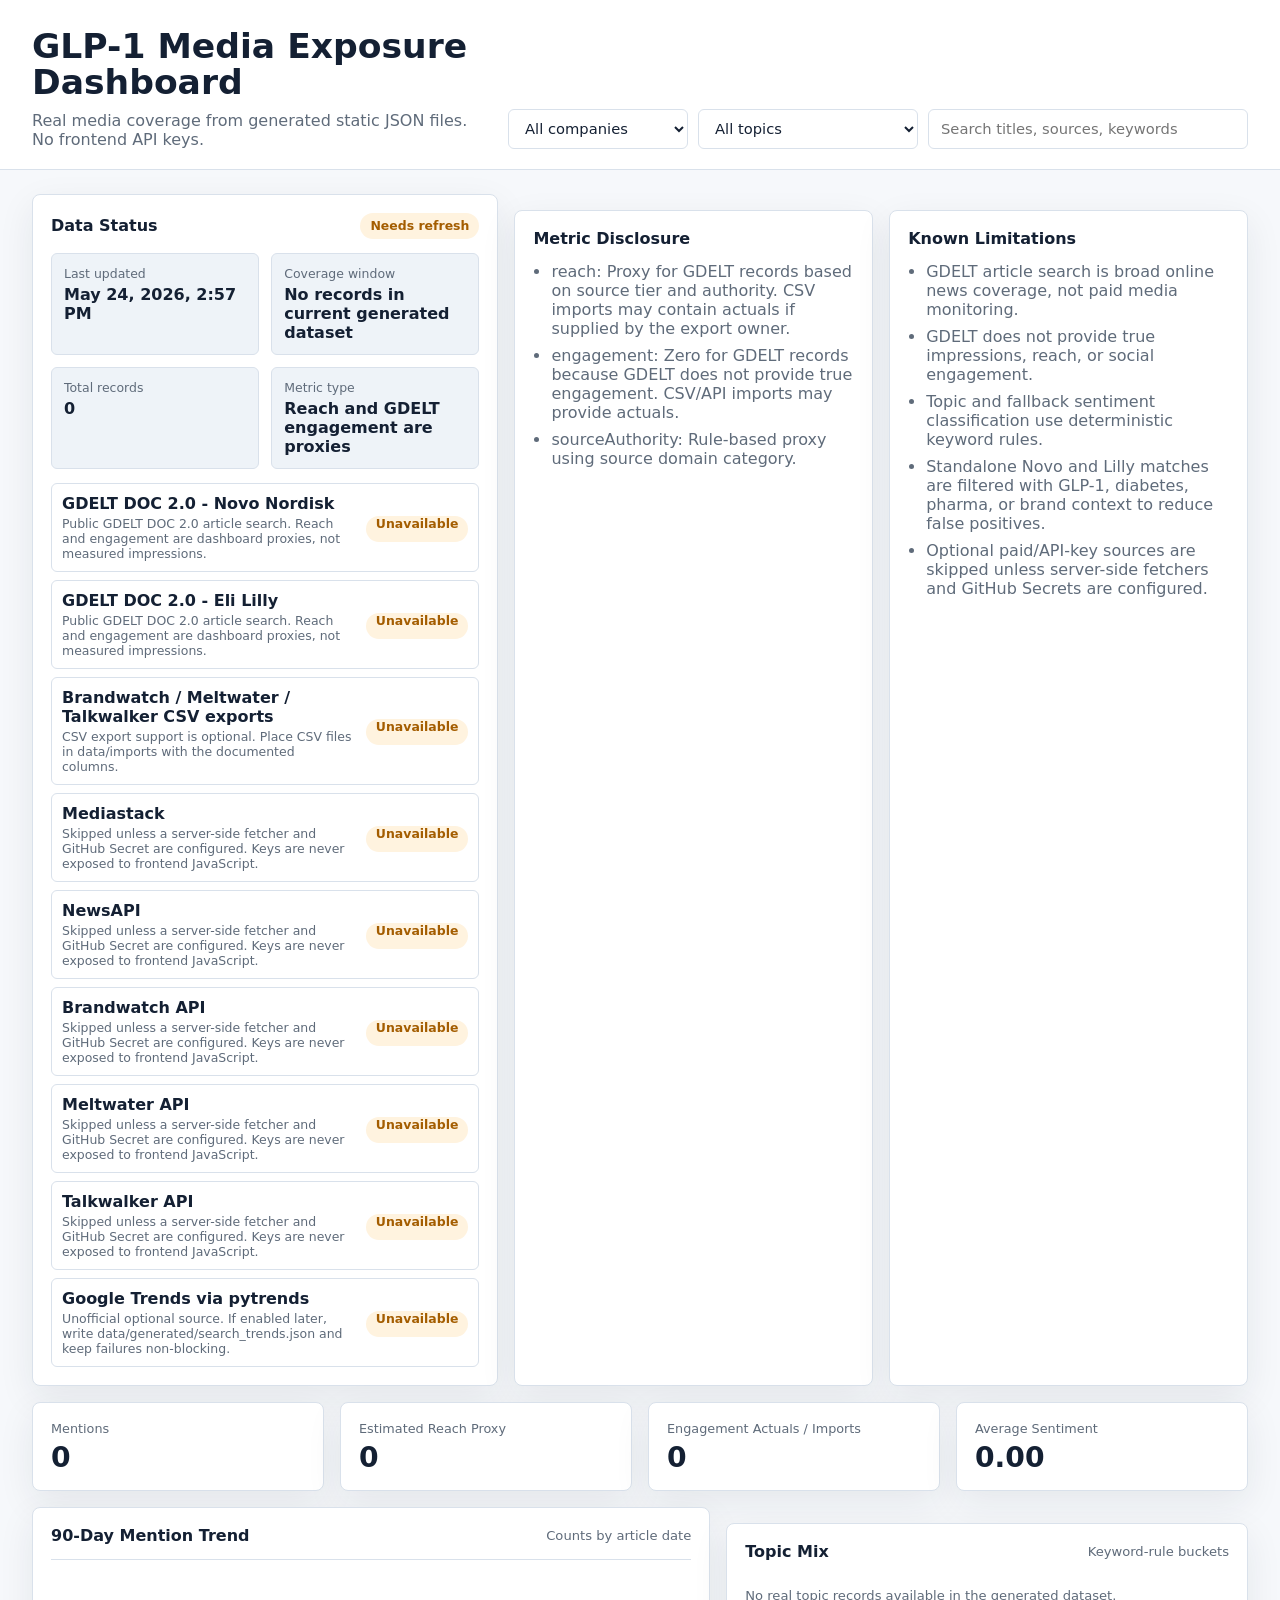
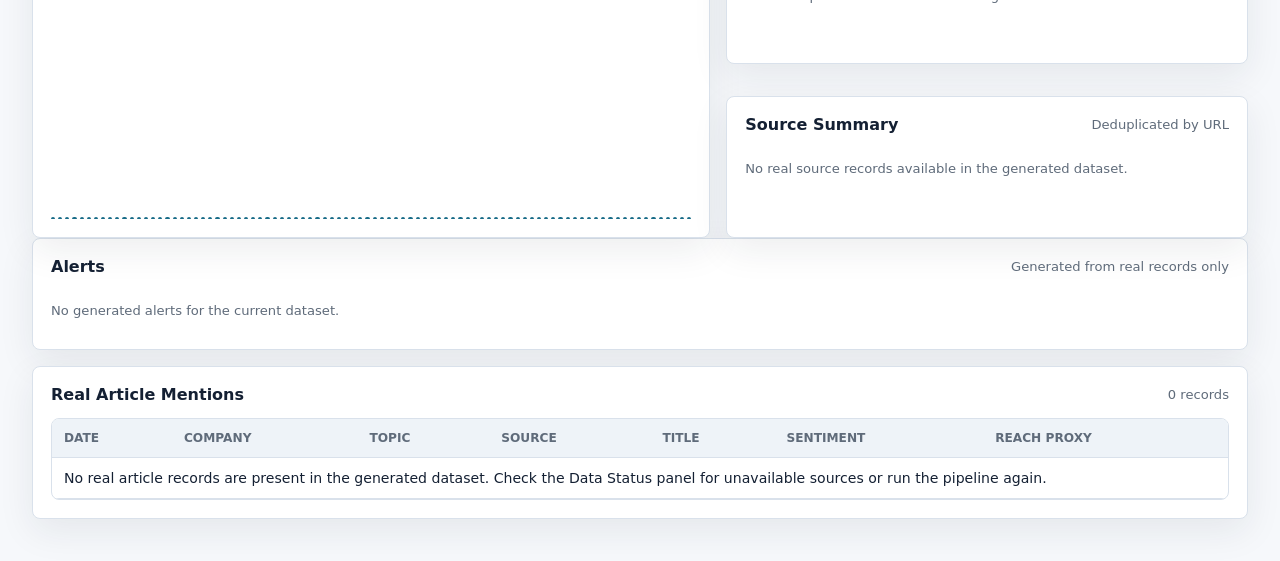
<file: index.html>
<!doctype html>
<html lang="en">
  <head>
    <meta charset="utf-8">
    <meta name="viewport" content="width=device-width, initial-scale=1">
    <title>GLP-1 Media Exposure Dashboard</title>
    <link rel="stylesheet" href="styles.css">
  </head>
  <body>
    <header class="topbar">
      <div>
        <h1>GLP-1 Media Exposure Dashboard</h1>
        <p>Real media coverage from generated static JSON files. No frontend API keys.</p>
      </div>
      <div class="toolbar" aria-label="Dashboard filters">
        <select id="companyFilter" aria-label="Company">
          <option value="All">All companies</option>
          <option value="Novo Nordisk">Novo Nordisk</option>
          <option value="Eli Lilly">Eli Lilly</option>
        </select>
        <select id="topicFilter" aria-label="Topic">
          <option value="All">All topics</option>
        </select>
        <input id="searchInput" type="search" placeholder="Search titles, sources, keywords" aria-label="Search media mentions">
      </div>
    </header>

    <main>
      <section id="emptyState" class="empty-state" hidden>
        <h2>No generated data found</h2>
        <p>No generated data found. Run the GitHub Actions workflow or run scripts/build_dataset.py locally.</p>
      </section>

      <section id="dashboard" hidden>
        <section class="status-grid" aria-label="Data status">
          <article class="panel status-panel">
            <div class="panel-heading">
              <h2>Data Status</h2>
              <span id="freshnessBadge" class="badge neutral">Checking</span>
            </div>
            <dl class="status-list">
              <div><dt>Last updated</dt><dd id="lastUpdated">--</dd></div>
              <div><dt>Coverage window</dt><dd id="coverageWindow">--</dd></div>
              <div><dt>Total records</dt><dd id="recordCount">--</dd></div>
              <div><dt>Metric type</dt><dd>Reach and GDELT engagement are proxies</dd></div>
            </dl>
            <div id="sourceHealth" class="source-health"></div>
          </article>

          <article class="panel">
            <div class="panel-heading">
              <h2>Metric Disclosure</h2>
            </div>
            <ul id="metricDisclosure" class="disclosure-list"></ul>
          </article>

          <article class="panel">
            <div class="panel-heading">
              <h2>Known Limitations</h2>
            </div>
            <ul id="limitations" class="disclosure-list"></ul>
          </article>
        </section>

        <section class="kpi-grid" aria-label="Key metrics">
          <article class="kpi">
            <span>Mentions</span>
            <strong id="kpiMentions">0</strong>
          </article>
          <article class="kpi">
            <span>Estimated Reach Proxy</span>
            <strong id="kpiReach">0</strong>
          </article>
          <article class="kpi">
            <span>Engagement Actuals / Imports</span>
            <strong id="kpiEngagement">0</strong>
          </article>
          <article class="kpi">
            <span>Average Sentiment</span>
            <strong id="kpiSentiment">0.00</strong>
          </article>
        </section>

        <section class="content-grid">
          <article class="panel wide">
            <div class="panel-heading">
              <h2>90-Day Mention Trend</h2>
              <span class="caption">Counts by article date</span>
            </div>
            <div id="timelineChart" class="timeline-chart" role="img" aria-label="Daily mention count bar chart"></div>
          </article>

          <article class="panel">
            <div class="panel-heading">
              <h2>Topic Mix</h2>
              <span class="caption">Keyword-rule buckets</span>
            </div>
            <div id="topicChart" class="bar-list"></div>
          </article>

          <article class="panel">
            <div class="panel-heading">
              <h2>Source Summary</h2>
              <span class="caption">Deduplicated by URL</span>
            </div>
            <div id="sourceSummary" class="source-summary"></div>
          </article>
        </section>

        <section class="panel">
          <div class="panel-heading">
            <h2>Alerts</h2>
            <span class="caption">Generated from real records only</span>
          </div>
          <div id="alerts" class="alerts"></div>
        </section>

        <section class="panel">
          <div class="panel-heading">
            <h2>Real Article Mentions</h2>
            <span id="visibleCount" class="caption">0 records</span>
          </div>
          <div class="table-wrap">
            <table>
              <thead>
                <tr>
                  <th>Date</th>
                  <th>Company</th>
                  <th>Topic</th>
                  <th>Source</th>
                  <th>Title</th>
                  <th>Sentiment</th>
                  <th>Reach Proxy</th>
                </tr>
              </thead>
              <tbody id="mentionsTable"></tbody>
            </table>
          </div>
        </section>
      </section>
    </main>

    <script src="app.js"></script>
  </body>
</html>
</file>
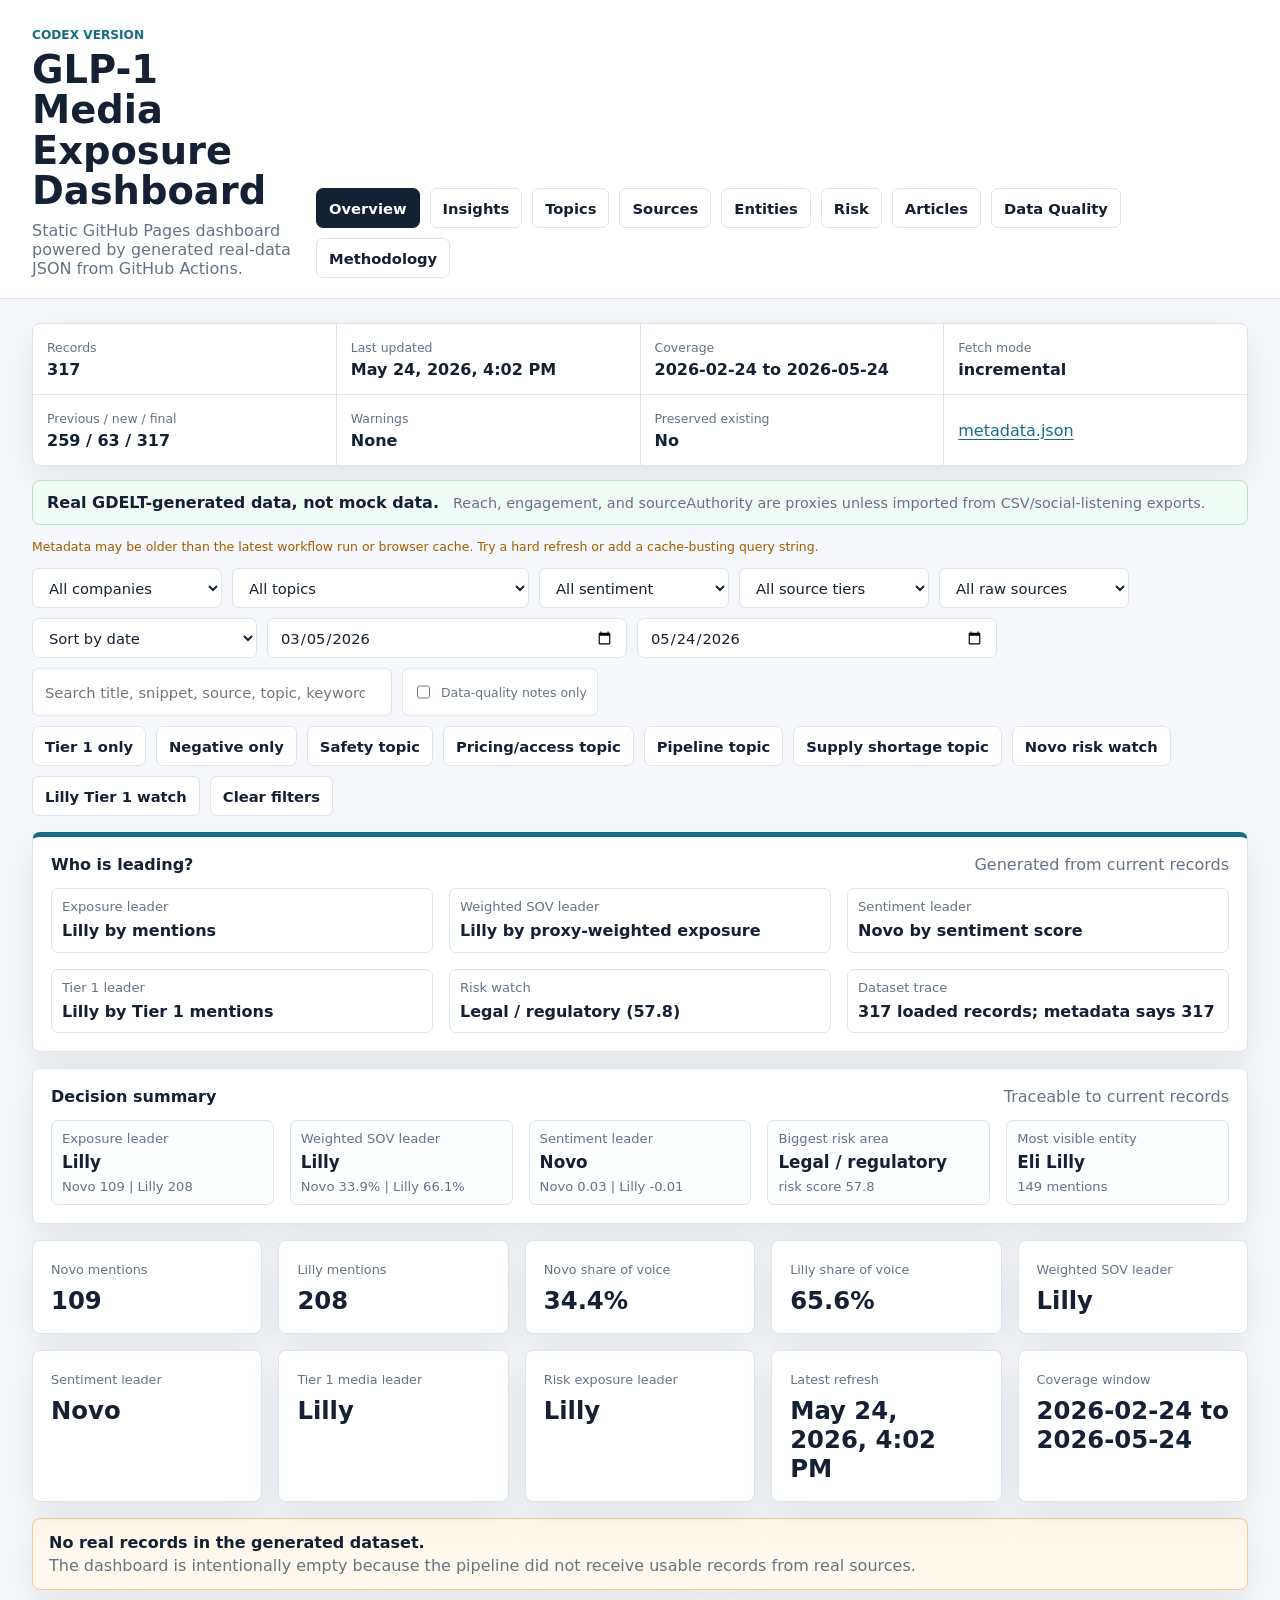
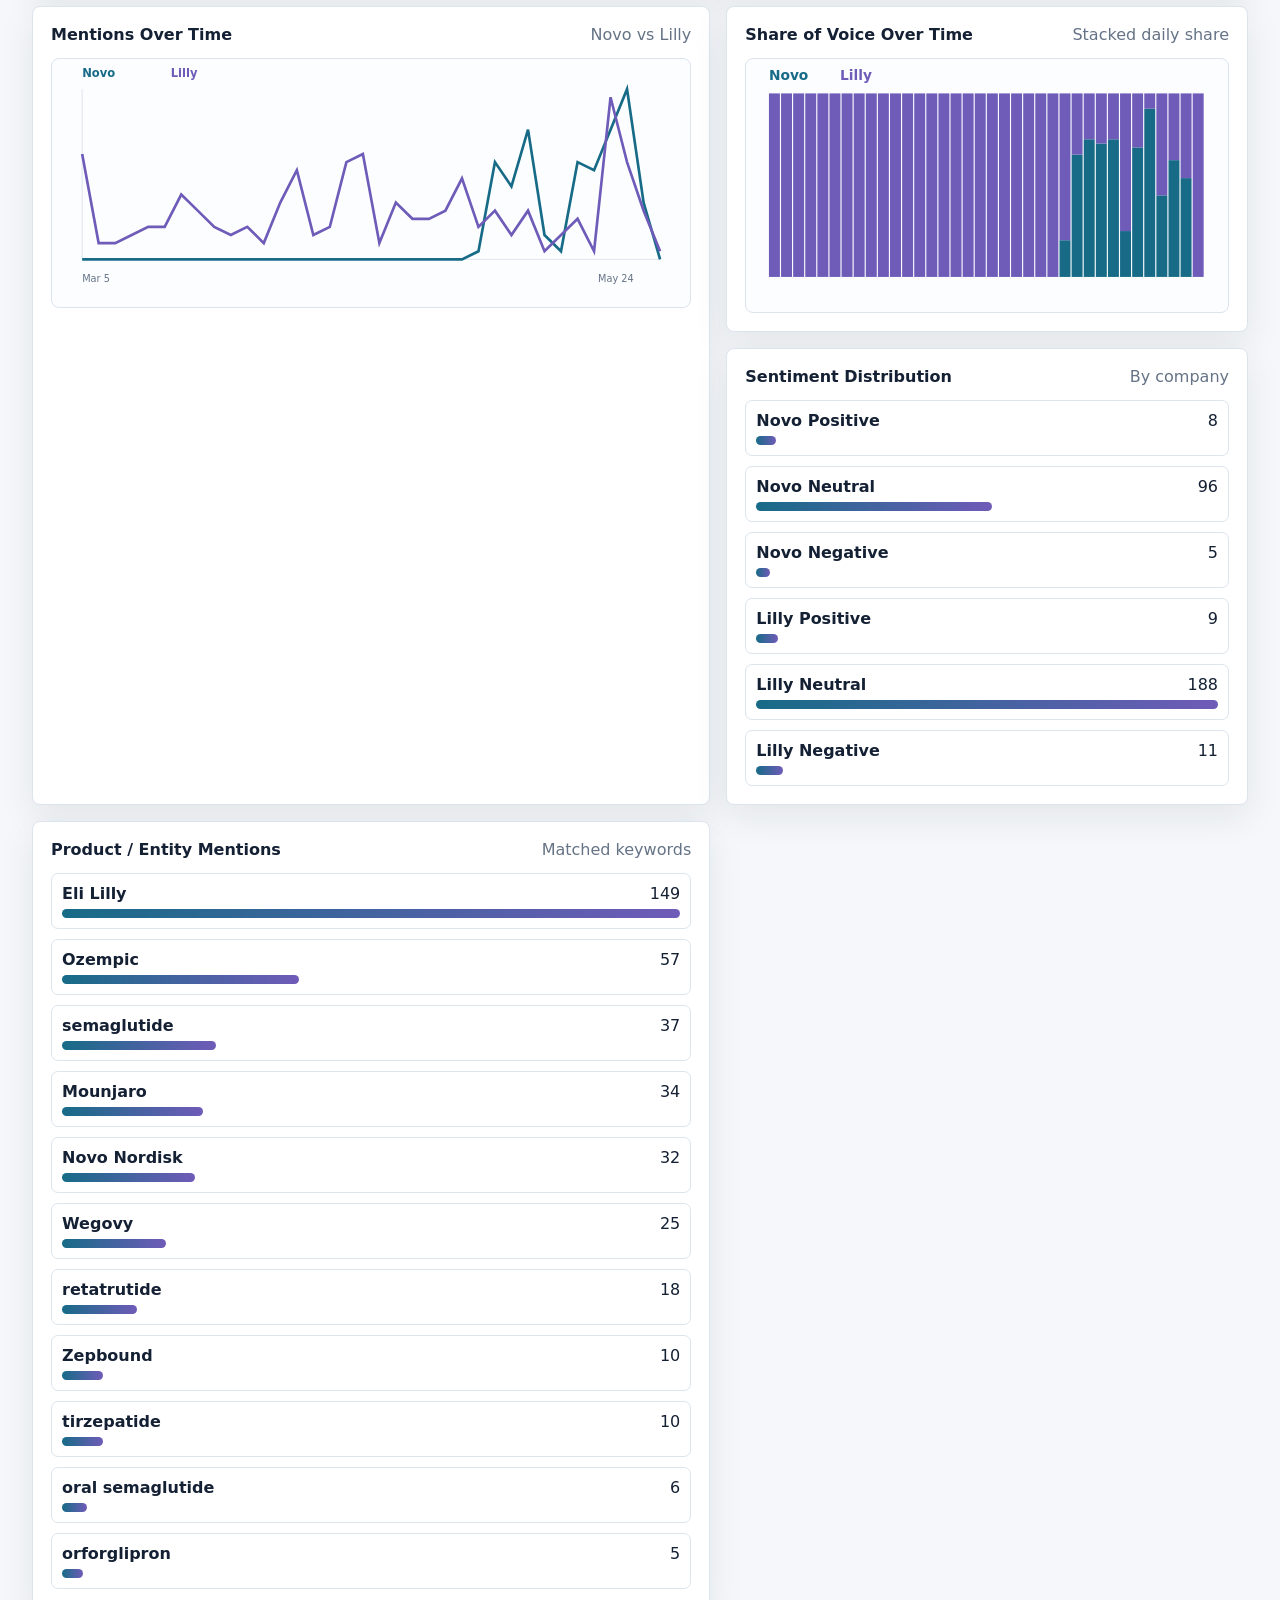
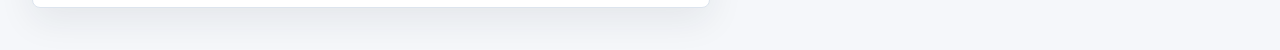
<file: codex-version/index.html>
<!doctype html>
<html lang="en">
  <head>
    <meta charset="utf-8">
    <meta name="viewport" content="width=device-width, initial-scale=1">
    <title>Codex Media Exposure Dashboard</title>
    <link rel="stylesheet" href="./styles.css">
  </head>
  <body>
    <header class="topbar">
      <div>
        <p class="version-label">Codex version</p>
        <h1>GLP-1 Media Exposure Dashboard</h1>
        <p>Static GitHub Pages dashboard powered by generated real-data JSON from GitHub Actions.</p>
      </div>
      <nav class="tabs" aria-label="Dashboard sections">
        <button class="tab active" data-tab="overview">Overview</button>
        <button class="tab" data-tab="insights">Insights</button>
        <button class="tab" data-tab="topics">Topics</button>
        <button class="tab" data-tab="sources">Sources</button>
        <button class="tab" data-tab="entities">Entities</button>
        <button class="tab" data-tab="risk">Risk</button>
        <button class="tab" data-tab="mentions">Articles</button>
        <button class="tab" data-tab="quality">Data Quality</button>
        <button class="tab" data-tab="methodology">Methodology</button>
      </nav>
    </header>

    <main>
      <section id="loadError" class="empty-state" hidden>
        <h2>Data Quality error</h2>
        <p>Generated data files were not loaded. Check the diagnostics panel for the exact file path and error.</p>
      </section>

      <section id="app">
        <section class="freshness-banner" aria-label="Latest run and data freshness">
          <div>
            <span>Records</span>
            <strong id="bannerRecordCount">--</strong>
          </div>
          <div>
            <span>Last updated</span>
            <strong id="bannerLastUpdated">--</strong>
          </div>
          <div>
            <span>Coverage</span>
            <strong id="bannerCoverage">--</strong>
          </div>
          <div>
            <span>Fetch mode</span>
            <strong id="bannerFetchMode">--</strong>
          </div>
          <div>
            <span>Previous / new / final</span>
            <strong id="bannerRunCounts">--</strong>
          </div>
          <div>
            <span>Warnings</span>
            <strong id="bannerWarnings">--</strong>
          </div>
          <div>
            <span>Preserved existing</span>
            <strong id="bannerPreserved">--</strong>
          </div>
          <a href="./data/generated/metadata.json" target="_blank" rel="noopener noreferrer">metadata.json</a>
        </section>
        <section class="trust-strip" aria-label="Data trust disclosures">
          <strong>Real GDELT-generated data, not mock data.</strong>
          <span>Reach, engagement, and sourceAuthority are proxies unless imported from CSV/social-listening exports.</span>
        </section>
        <p id="cacheNote" class="cache-note" hidden>Metadata may be older than the latest workflow run or browser cache. Try a hard refresh or add a cache-busting query string.</p>

        <section class="filters" aria-label="Filters">
          <select id="companyFilter" aria-label="Company">
            <option value="All">All companies</option>
            <option value="Novo Nordisk">Novo Nordisk</option>
            <option value="Eli Lilly">Eli Lilly</option>
          </select>
          <select id="topicFilter" aria-label="Topic">
            <option value="All">All topics</option>
          </select>
          <select id="sentimentFilter" aria-label="Sentiment">
            <option value="All">All sentiment</option>
            <option value="Positive">Positive</option>
            <option value="Neutral">Neutral</option>
            <option value="Negative">Negative</option>
          </select>
          <select id="tierFilter" aria-label="Source tier">
            <option value="All">All source tiers</option>
          </select>
          <select id="rawSourceFilter" aria-label="Raw source">
            <option value="All">All raw sources</option>
          </select>
          <select id="sortSelect" aria-label="Sort articles">
            <option value="date">Sort by date</option>
            <option value="company">Sort by company</option>
            <option value="sourceAuthority">Sort by source authority</option>
            <option value="sentimentScore">Sort by sentiment</option>
            <option value="reach">Sort by reach</option>
            <option value="topic">Sort by topic</option>
          </select>
          <input id="startDateFilter" type="date" aria-label="Start date">
          <input id="endDateFilter" type="date" aria-label="End date">
          <input id="searchInput" type="search" placeholder="Search title, snippet, source, topic, keywords" aria-label="Search mentions">
          <label class="check-filter"><input id="qualityNotesFilter" type="checkbox"> Data-quality notes only</label>
        </section>

        <section class="quick-filters" aria-label="Quick filters">
          <button type="button" class="quick-filter" data-filter="tier1">Tier 1 only</button>
          <button type="button" class="quick-filter" data-filter="negative">Negative only</button>
          <button type="button" class="quick-filter" data-filter="safety">Safety topic</button>
          <button type="button" class="quick-filter" data-filter="pricing">Pricing/access topic</button>
          <button type="button" class="quick-filter" data-filter="pipeline">Pipeline topic</button>
          <button type="button" class="quick-filter" data-filter="supply">Supply shortage topic</button>
          <button type="button" class="quick-filter saved-filter" data-filter="novoRisk">Novo risk watch</button>
          <button type="button" class="quick-filter saved-filter" data-filter="lillyTier1">Lilly Tier 1 watch</button>
          <button type="button" id="clearFilters">Clear filters</button>
        </section>

        <section class="tab-panel" data-panel="overview">
          <section class="panel executive">
            <div class="panel-heading"><h2>Who is leading?</h2><span id="executiveCaveat">Generated from current records</span></div>
            <div id="leaderPanel" class="leader-grid"></div>
          </section>

          <section class="panel decision-summary">
            <div class="panel-heading"><h2>Decision summary</h2><span>Traceable to current records</span></div>
            <div id="decisionSummary" class="decision-grid"></div>
          </section>

          <div class="kpi-grid dense">
            <article class="kpi"><span>Novo mentions</span><strong id="kpiNovoMentions">0</strong></article>
            <article class="kpi"><span>Lilly mentions</span><strong id="kpiLillyMentions">0</strong></article>
            <article class="kpi"><span title="Share of voice = company mentions / total mentions.">Novo share of voice</span><strong id="kpiNovoSov">0%</strong></article>
            <article class="kpi"><span title="Share of voice = company mentions / total mentions.">Lilly share of voice</span><strong id="kpiLillySov">0%</strong></article>
            <article class="kpi"><span title="Weighted SOV = company weightedExposure / total weightedExposure.">Weighted SOV leader</span><strong id="kpiWeightedLeader">--</strong></article>
            <article class="kpi"><span title="Sentiment score = (positive mentions - negative mentions) / total mentions.">Sentiment leader</span><strong id="kpiSentimentLeader">--</strong></article>
            <article class="kpi"><span>Tier 1 media leader</span><strong id="kpiTierLeader">--</strong></article>
            <article class="kpi"><span title="Risk score = mentions + negative x2 + Tier 1 x1.5 + authority / 25.">Risk exposure leader</span><strong id="kpiRiskLeader">--</strong></article>
            <article class="kpi"><span>Latest refresh</span><strong id="kpiRefresh">--</strong></article>
            <article class="kpi"><span>Coverage window</span><strong id="kpiCoverage">--</strong></article>
          </div>

          <div id="zeroState" class="notice" hidden>
            <strong>No real records in the generated dataset.</strong>
            <span>The dashboard is intentionally empty because the pipeline did not receive usable records from real sources.</span>
          </div>

          <section class="grid">
            <article class="panel wide">
              <div class="panel-heading"><h2>Mentions Over Time</h2><span>Novo vs Lilly</span></div>
              <div id="timelineChart" class="svg-chart" role="img" aria-label="Daily mention trend by company"></div>
            </article>
            <article class="panel">
              <div class="panel-heading"><h2>Share of Voice Over Time</h2><span>Stacked daily share</span></div>
              <div id="sovChart" class="svg-chart small-chart" role="img" aria-label="Share of voice over time"></div>
            </article>
            <article class="panel">
              <div class="panel-heading"><h2>Sentiment Distribution</h2><span>By company</span></div>
              <div id="sentimentChart" class="bar-list"></div>
            </article>
            <article class="panel">
              <div class="panel-heading"><h2>Product / Entity Mentions</h2><span>Matched keywords</span></div>
              <div id="entityBarChart" class="bar-list"></div>
            </article>
          </section>
        </section>

        <section class="tab-panel" data-panel="insights" hidden>
          <section class="grid">
            <article class="panel wide">
              <div class="panel-heading"><h2>Rule-Based Narrative Insights</h2><span>No LLM calls</span></div>
              <div id="insightsPanel" class="insight-list"></div>
            </article>
            <article class="panel">
              <div class="panel-heading"><h2>Notable Articles</h2><span>Authority + recency</span></div>
              <div id="notableArticles" class="stack"></div>
            </article>
          </section>
        </section>

        <section class="tab-panel" data-panel="topics" hidden>
          <section class="grid">
            <article class="panel">
              <div class="panel-heading"><h2>Topic x Company Heatmap</h2><span>Mentions by company</span></div>
              <div id="topicHeatmap" class="heatmap"></div>
            </article>
            <article class="panel wide">
              <div class="panel-heading"><h2>Sortable Topic Table</h2><span id="topicTableCount">0 topics</span></div>
              <div class="table-wrap">
                <table>
                  <thead>
                    <tr>
                      <th><button class="sort-topic" data-sort="topic">Topic</button></th>
                      <th><button class="sort-topic" data-sort="novo">Novo mentions</button></th>
                      <th><button class="sort-topic" data-sort="lilly">Lilly mentions</button></th>
                      <th>Leader</th>
                      <th><button class="sort-topic" data-sort="sentiment">Sentiment</button></th>
                      <th><button class="sort-topic" data-sort="risk">Risk score</button></th>
                    </tr>
                  </thead>
                  <tbody id="topicTable"></tbody>
                </table>
              </div>
            </article>
          </section>
        </section>

        <section class="tab-panel" data-panel="sources" hidden>
          <section class="grid">
            <article class="panel wide">
              <div class="panel-heading"><h2>Top 20 Source Domains</h2><span>Authority and mentions</span></div>
              <div class="table-wrap">
                <table>
                  <thead>
                    <tr>
                      <th>Source domain</th>
                      <th>Total mentions</th>
                      <th>Novo mentions</th>
                      <th>Lilly mentions</th>
                      <th>Source tier</th>
                      <th>Source authority</th>
                    </tr>
                  </thead>
                  <tbody id="sourceTable"></tbody>
                </table>
              </div>
            </article>
            <article class="panel">
              <div class="panel-heading"><h2>Source Tier Split</h2><span>Current filters</span></div>
              <div id="tierSplit" class="svg-chart small-chart"></div>
            </article>
          </section>
        </section>

        <section class="tab-panel" data-panel="entities" hidden>
          <section class="grid">
            <article class="panel wide">
              <div class="panel-heading"><h2>Product / Entity Analysis</h2><span>Novo and Lilly product families</span></div>
              <div class="table-wrap">
                <table>
                  <thead>
                    <tr>
                      <th>Entity</th>
                      <th>Company family</th>
                      <th>Mentions</th>
                      <th>Sentiment</th>
                      <th>Top topic</th>
                      <th>Source tier split</th>
                      <th>Latest article</th>
                    </tr>
                  </thead>
                  <tbody id="entityTable"></tbody>
                </table>
              </div>
            </article>
          </section>
        </section>

        <section class="tab-panel" data-panel="risk" hidden>
          <section class="grid">
            <article class="panel wide">
              <div class="panel-heading"><h2>Risk Monitor</h2><span>Safety, access, legal, supply, compounded GLP-1s</span></div>
              <div id="riskCards" class="risk-grid"></div>
            </article>
            <article class="panel">
              <div class="panel-heading"><h2>Risk Score Formula</h2><span>Transparent scoring</span></div>
              <p class="muted">riskScore = total mentions + negative sentiment count x 2 + Tier 1 count x 1.5 + highest sourceAuthority / 25. This is a prioritization signal, not a causal or clinical risk estimate.</p>
            </article>
          </section>
        </section>

        <section class="tab-panel" data-panel="mentions" hidden>
          <article class="panel">
            <div class="panel-heading"><h2>Real Article Mentions</h2><span id="visibleCount">0 records</span></div>
            <div class="table-actions">
              <button type="button" id="exportCsv">Export filtered CSV</button>
              <button type="button" id="exportJson">Export filtered JSON</button>
            </div>
            <div class="table-wrap">
              <table>
                <thead>
                  <tr>
                    <th>Date</th>
                    <th>Company</th>
                    <th>Topic</th>
                    <th>Source</th>
                    <th>Title</th>
                    <th>Sentiment</th>
                    <th>Metrics</th>
                    <th>Detail</th>
                  </tr>
                </thead>
                <tbody id="mentionsTable"></tbody>
              </table>
            </div>
            <div class="pagination">
              <button type="button" id="prevPage">Previous</button>
              <span id="pageStatus">Page 1</span>
              <button type="button" id="nextPage">Next</button>
            </div>
          </article>
          <aside id="articleDrawer" class="drawer" hidden aria-live="polite"></aside>
        </section>

        <section class="tab-panel" data-panel="quality" hidden>
          <section class="quality-grid">
            <article class="panel">
              <div class="panel-heading"><h2>Data Quality</h2><span id="freshnessBadge" class="badge">Checking</span></div>
              <dl class="status-list">
                <div><dt>Last updated</dt><dd id="lastUpdated">--</dd></div>
                <div><dt>Coverage</dt><dd id="coverageWindow">--</dd></div>
                <div><dt>Record count</dt><dd id="recordCount">--</dd></div>
                <div><dt>Version</dt><dd id="version">--</dd></div>
                <div><dt>Source used</dt><dd id="sourceUsed">--</dd></div>
                <div><dt>Query definitions</dt><dd id="queryDefinitions">--</dd></div>
                <div><dt>Sources unavailable</dt><dd id="sourcesUnavailable">--</dd></div>
                <div><dt>Proxy metric fields</dt><dd id="proxyMetricFields">--</dd></div>
                <div><dt>Deduplication method</dt><dd id="dedupeMethod">--</dd></div>
                <div><dt>False-positive handling</dt><dd id="falsePositiveHandling">--</dd></div>
                <div><dt>Generated data validation</dt><dd id="generatedValidation">--</dd></div>
                <div><dt>Dashboard path validation</dt><dd id="pathValidation">--</dd></div>
                <div><dt>Record count check</dt><dd id="recordCountCheck">--</dd></div>
                <div><dt>Project links</dt><dd id="projectLinks">--</dd></div>
              </dl>
            </article>
            <article class="panel">
              <div class="panel-heading"><h2>Data Load Diagnostics</h2><span>Relative JSON paths</span></div>
              <div id="diagnostics" class="diagnostics"></div>
            </article>
            <article class="panel">
              <div class="panel-heading"><h2>Sources</h2><span>Generated metadata</span></div>
              <div id="sourceStatus" class="stack"></div>
            </article>
            <article class="panel">
              <div class="panel-heading"><h2>Proxy Metric Caveat</h2><span>Required disclosure</span></div>
              <p class="muted"><strong>Reach, engagement, and sourceAuthority are proxies unless imported from CSV/social-listening exports.</strong> GDELT does not provide true impressions or social engagement.</p>
              <p><a href="./data/generated/metadata.json" target="_blank" rel="noopener noreferrer">Open metadata.json</a> · <a href="./data/generated/mentions.json" target="_blank" rel="noopener noreferrer">Open mentions.json</a></p>
              <ul id="warnings" class="list"></ul>
            </article>
            <article class="panel">
              <div class="panel-heading"><h2>Alerts</h2><span>Generated</span></div>
              <div id="alerts" class="stack"></div>
            </article>
          </section>
        </section>

        <section class="tab-panel" data-panel="methodology" hidden>
          <section class="quality-grid">
            <article class="panel">
              <div class="panel-heading"><h2>What This Measures</h2><span>GDELT baseline</span></div>
              <p>GDELT is used to collect public web news coverage matching Novo Nordisk, Eli Lilly, and GLP-1 product or molecule terms. It provides article metadata that can support media-exposure monitoring.</p>
              <p class="muted">GDELT does not cover every paid database, broadcast clip, social post, paywalled impression, or paid social-listening export. It should be treated as an auditable public-media baseline.</p>
            </article>
            <article class="panel">
              <div class="panel-heading"><h2>Metrics</h2><span>Plain-English formulas</span></div>
              <ul class="list">
                <li>Share of voice = company mentions / total mentions.</li>
                <li>Weighted SOV uses weightedExposure = 1 + normalizedReach x 0.35 + normalizedEngagement x 0.25 + normalizedSourceAuthority x 0.25 + recencyWeight x 0.15.</li>
                <li>Sentiment score = (positive mentions - negative mentions) / total mentions.</li>
                <li>Reach, engagement, and sourceAuthority are proxies for GDELT records. Engagement is 0 unless imported from CSV or paid tools.</li>
              </ul>
            </article>
            <article class="panel">
              <div class="panel-heading"><h2>Classification</h2><span>Rules, not LLMs</span></div>
              <p>Topic classification uses keyword rules in the Python normalization pipeline. Standalone Novo/Lilly terms require GLP-1, obesity, diabetes, or pharma context to reduce false positives.</p>
              <p>Deduplication uses normalized URL first, then title + date + sourceDomain when URL is missing.</p>
            </article>
            <article class="panel">
              <div class="panel-heading"><h2>Updates and Imports</h2><span>Preserve good data</span></div>
              <p>Scheduled runs are incremental: the pipeline loads existing generated records, fetches only recent GDELT windows, merges, deduplicates, keeps a rolling 90-day window, and preserves old data if a new fetch fails.</p>
              <p>Meltwater, Brandwatch, Talkwalker, or similar exports can be added later by dropping CSV files into <code>codex-version/data/imports/</code> using the documented columns.</p>
            </article>
          </section>
        </section>
      </section>
    </main>

    <script src="./app.js"></script>
  </body>
</html>
</file>
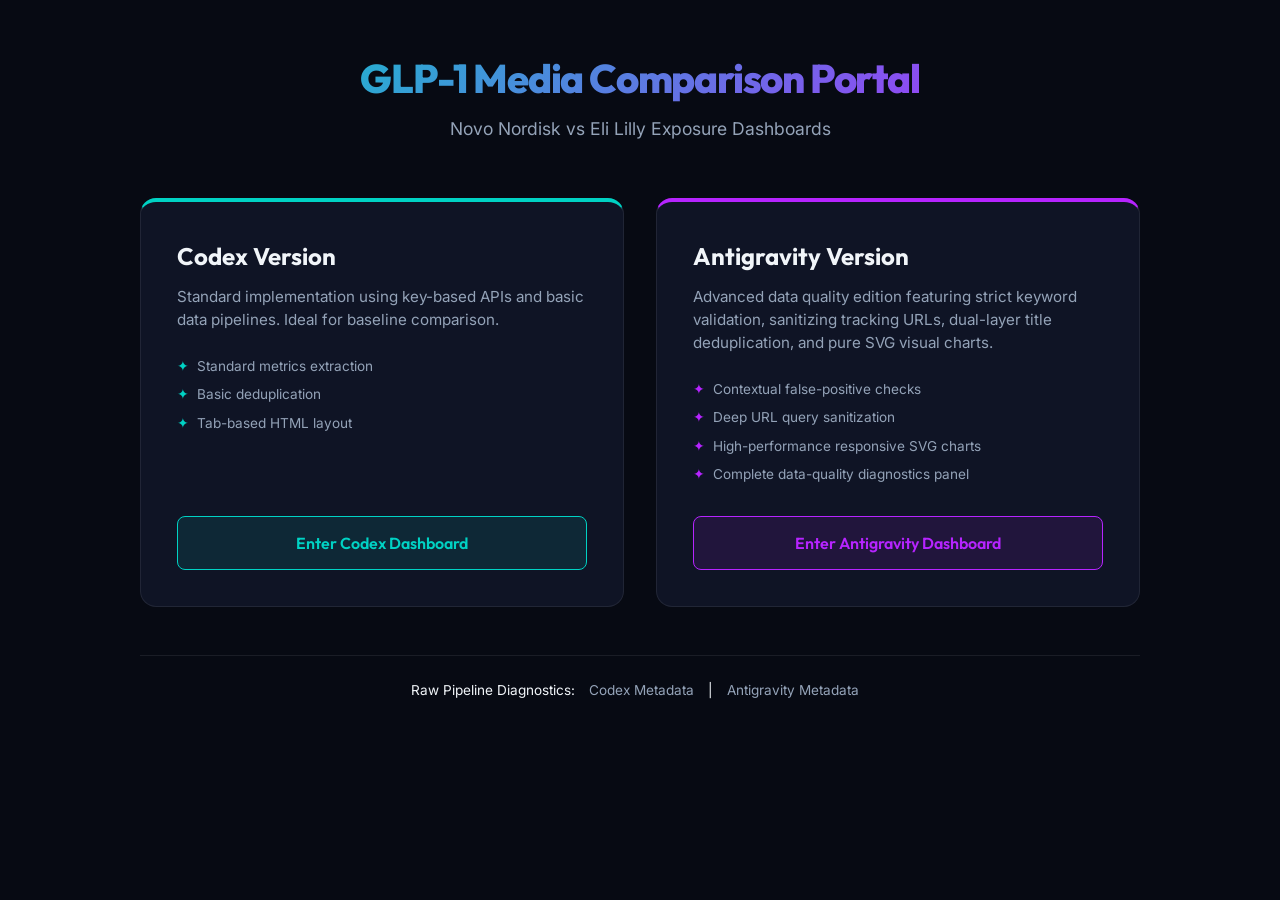
<file: media-dashboard-comparison/index.html>
<!DOCTYPE html>
<html lang="en">
<head>
  <meta charset="UTF-8">
  <meta name="viewport" content="width=device-width, initial-scale=1.0">
  <meta name="description" content="Media Exposure Dashboard Comparison Portal - Novo Nordisk vs Eli Lilly. Review Codex and Antigravity versions side-by-side.">
  <title>GLP-1 Media Exposure Dashboard Comparison Portal</title>
  <link rel="preconnect" href="https://fonts.googleapis.com">
  <link rel="preconnect" href="https://fonts.gstatic.com" crossorigin>
  <link href="https://fonts.googleapis.com/css2?family=Inter:wght@300;400;500;600;700&family=Outfit:wght@400;500;600;700;800&display=swap" rel="stylesheet">
  <style>
    :root {
      --bg-primary: #070a13;
      --bg-secondary: #0d1222;
      --bg-card: rgba(20, 27, 49, 0.65);
      --border-color: rgba(255, 255, 255, 0.08);
      --text-primary: #f1f5f9;
      --text-secondary: #94a3b8;
      --accent-novo: #00d2c4;
      --accent-lilly: #b624ff;
      --font-logo: 'Outfit', sans-serif;
      --font-body: 'Inter', sans-serif;
    }

    * { box-sizing: border-box; margin: 0; padding: 0; }

    body {
      background-color: var(--bg-primary);
      color: var(--text-primary);
      font-family: var(--font-body);
      line-height: 1.5;
      padding: 3rem 1.5rem;
      display: flex;
      flex-direction: column;
      align-items: center;
      min-height: 100vh;
    }

    .container {
      max-width: 1000px;
      width: 100%;
    }

    header {
      text-align: center;
      margin-bottom: 3.5rem;
    }

    header h1 {
      font-family: var(--font-logo);
      font-size: 2.5rem;
      font-weight: 800;
      letter-spacing: -0.03em;
      margin-bottom: 0.5rem;
      background: linear-gradient(135deg, var(--accent-novo), var(--accent-lilly));
      -webkit-background-clip: text;
      -webkit-text-fill-color: transparent;
    }

    header p {
      color: var(--text-secondary);
      font-size: 1.1rem;
    }

    .dashboard-grid {
      display: grid;
      grid-template-columns: 1fr 1fr;
      gap: 2rem;
      margin-bottom: 3rem;
    }

    @media (max-width: 768px) {
      .dashboard-grid { grid-template-columns: 1fr; }
    }

    .portal-card {
      background: var(--bg-card);
      border: 1px solid var(--border-color);
      border-radius: 16px;
      padding: 2.25rem;
      display: flex;
      flex-direction: column;
      justify-content: space-between;
      backdrop-filter: blur(8px);
      transition: all 0.25s cubic-bezier(0.4, 0, 0.2, 1);
    }

    .portal-card:hover {
      transform: translateY(-4px);
      border-color: rgba(255, 255, 255, 0.15);
      box-shadow: 0 12px 24px rgba(0, 0, 0, 0.4);
    }

    .card-title {
      font-family: var(--font-logo);
      font-size: 1.5rem;
      font-weight: 700;
      margin-bottom: 0.75rem;
    }

    .card-novo { border-top: 4px solid var(--accent-novo); }
    .card-lilly { border-top: 4px solid var(--accent-lilly); }

    .card-desc {
      color: var(--text-secondary);
      font-size: 0.95rem;
      margin-bottom: 1.5rem;
      flex-grow: 1;
    }

    .feature-list {
      list-style: none;
      margin-bottom: 2rem;
    }

    .feature-list li {
      font-size: 0.85rem;
      color: var(--text-secondary);
      margin-bottom: 0.5rem;
      display: flex;
      align-items: center;
      gap: 0.5rem;
    }

    .feature-list li::before {
      content: "✦";
      color: var(--accent-novo);
    }

    .card-lilly .feature-list li::before {
      color: var(--accent-lilly);
    }

    .btn {
      display: block;
      text-align: center;
      padding: 0.85rem 1.5rem;
      font-family: var(--font-logo);
      font-size: 1rem;
      font-weight: 600;
      border-radius: 8px;
      text-decoration: none;
      cursor: pointer;
      transition: all 0.2s ease;
    }

    .btn-novo {
      background: rgba(0, 210, 196, 0.1);
      color: var(--accent-novo);
      border: 1px solid var(--accent-novo);
    }

    .btn-novo:hover {
      background: var(--accent-novo);
      color: var(--bg-primary);
      box-shadow: 0 0 15px rgba(0, 210, 196, 0.35);
    }

    .btn-lilly {
      background: rgba(182, 36, 255, 0.1);
      color: var(--accent-lilly);
      border: 1px solid var(--accent-lilly);
    }

    .btn-lilly:hover {
      background: var(--accent-lilly);
      color: var(--text-primary);
      box-shadow: 0 0 15px rgba(182, 36, 255, 0.35);
    }

    .meta-links {
      text-align: center;
      font-size: 0.85rem;
      color: var(--text-muted);
      border-top: 1px solid var(--border-color);
      padding-top: 1.5rem;
      margin-top: 2rem;
    }

    .meta-links a {
      color: var(--text-secondary);
      text-decoration: none;
      margin: 0 10px;
    }

    .meta-links a:hover {
      color: var(--text-primary);
      text-decoration: underline;
    }
  </style>
</head>
<body>
  <div class="container">
    <header>
      <h1>GLP-1 Media Comparison Portal</h1>
      <p>Novo Nordisk vs Eli Lilly Exposure Dashboards</p>
    </header>

    <div class="dashboard-grid">
      <!-- Card: Codex -->
      <div class="portal-card card-novo">
        <div>
          <h2 class="card-title">Codex Version</h2>
          <p class="card-desc">Standard implementation using key-based APIs and basic data pipelines. Ideal for baseline comparison.</p>
          <ul class="feature-list">
            <li>Standard metrics extraction</li>
            <li>Basic deduplication</li>
            <li>Tab-based HTML layout</li>
          </ul>
        </div>
        <a href="./codex/" class="btn btn-novo">Enter Codex Dashboard</a>
      </div>

      <!-- Card: Antigravity -->
      <div class="portal-card card-lilly">
        <div>
          <h2 class="card-title">Antigravity Version</h2>
          <p class="card-desc">Advanced data quality edition featuring strict keyword validation, sanitizing tracking URLs, dual-layer title deduplication, and pure SVG visual charts.</p>
          <ul class="feature-list">
            <li>Contextual false-positive checks</li>
            <li>Deep URL query sanitization</li>
            <li>High-performance responsive SVG charts</li>
            <li>Complete data-quality diagnostics panel</li>
          </ul>
        </div>
        <a href="./antigravity/" class="btn btn-lilly">Enter Antigravity Dashboard</a>
      </div>
    </div>

    <footer class="meta-links">
      <span>Raw Pipeline Diagnostics:</span>
      <a href="./codex/data/generated/metadata.json" target="_blank">Codex Metadata</a>
      <span>|</span>
      <a href="./antigravity/data/generated/metadata.json" target="_blank">Antigravity Metadata</a>
    </footer>
  </div>
</body>
</html>
</file>
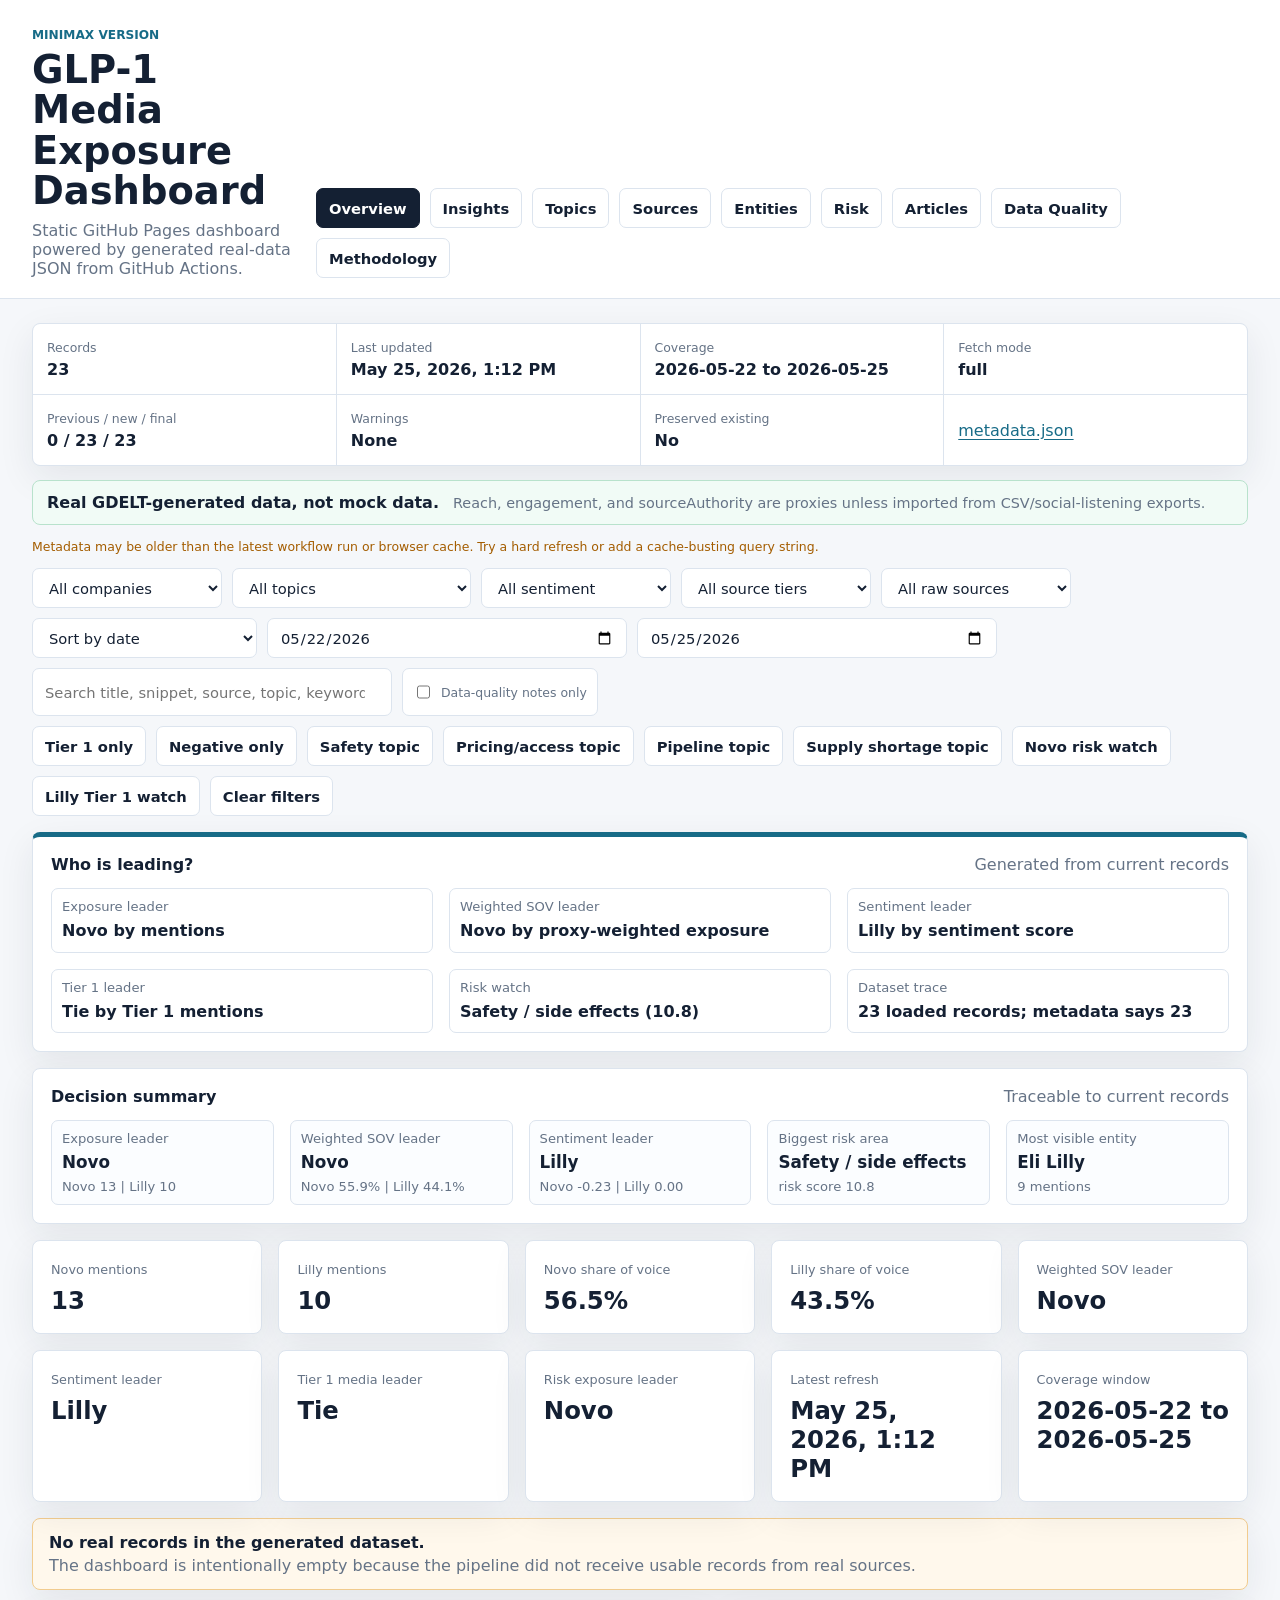
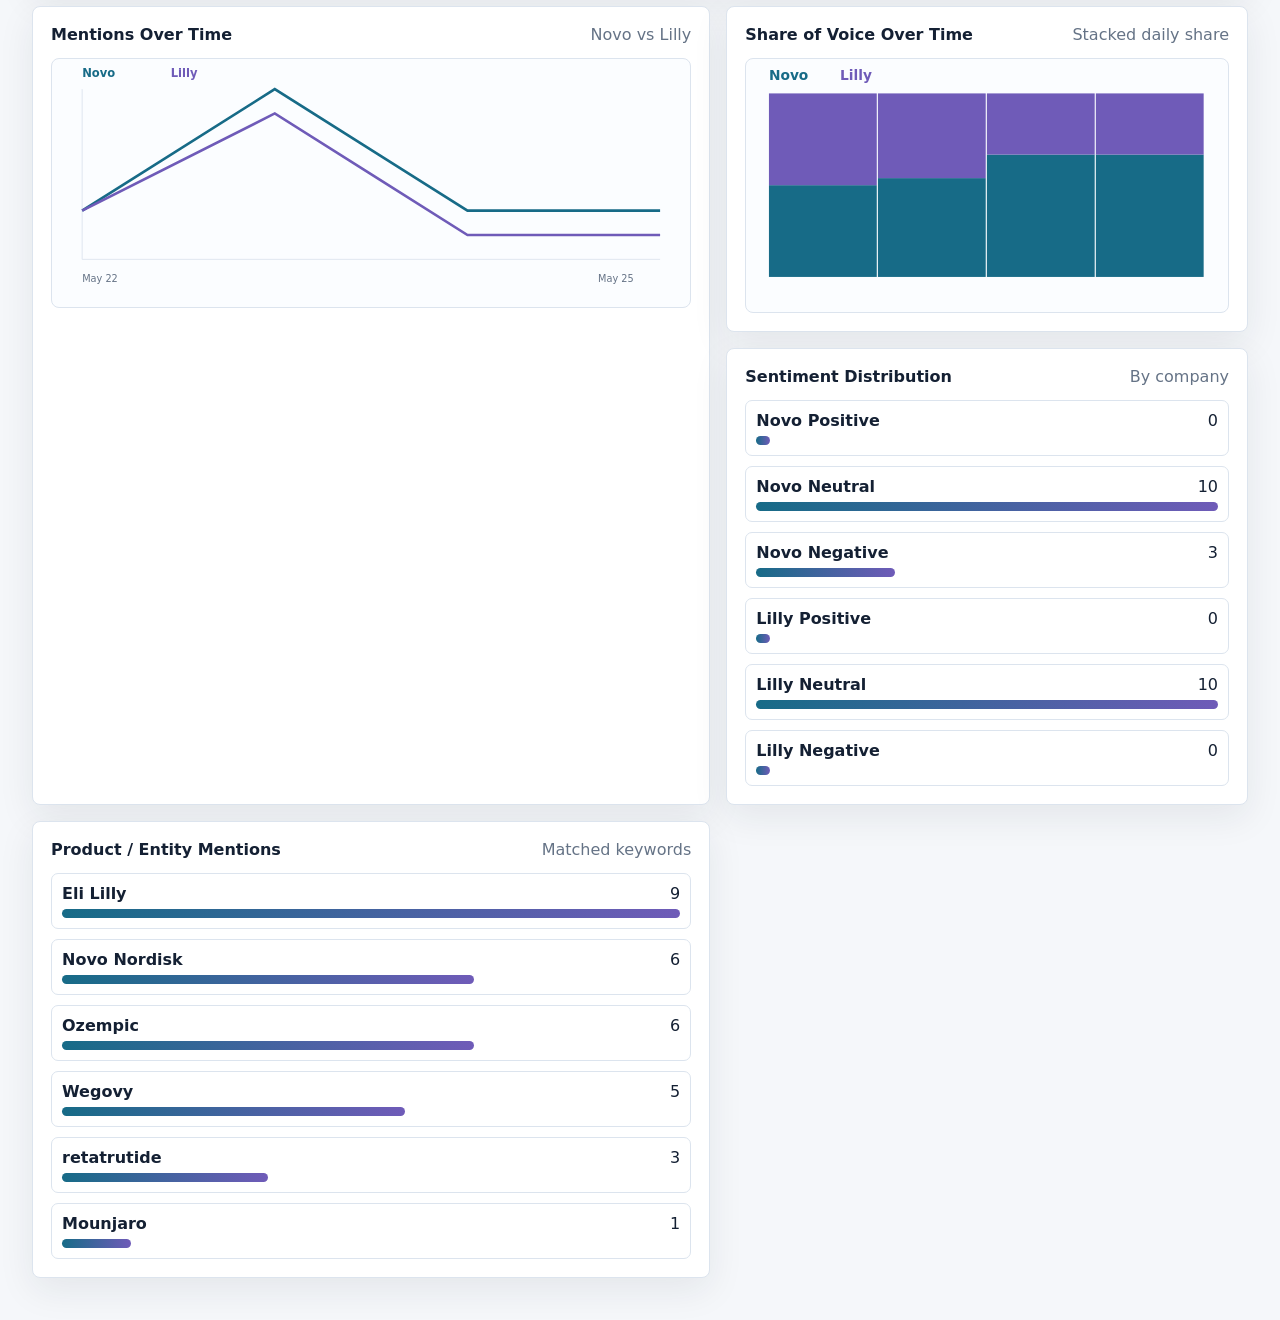
<file: minimax-version/index.html>
<!doctype html>
<html lang="en">
  <head>
    <meta charset="utf-8">
    <meta name="viewport" content="width=device-width, initial-scale=1">
    <title>MiniMax Media Exposure Dashboard</title>
    <link rel="stylesheet" href="./styles.css">
  </head>
  <body>
    <header class="topbar">
      <div>
        <p class="version-label">MiniMax version</p>
        <h1>GLP-1 Media Exposure Dashboard</h1>
        <p>Static GitHub Pages dashboard powered by generated real-data JSON from GitHub Actions.</p>
      </div>
      <nav class="tabs" aria-label="Dashboard sections">
        <button class="tab active" data-tab="overview">Overview</button>
        <button class="tab" data-tab="insights">Insights</button>
        <button class="tab" data-tab="topics">Topics</button>
        <button class="tab" data-tab="sources">Sources</button>
        <button class="tab" data-tab="entities">Entities</button>
        <button class="tab" data-tab="risk">Risk</button>
        <button class="tab" data-tab="mentions">Articles</button>
        <button class="tab" data-tab="quality">Data Quality</button>
        <button class="tab" data-tab="methodology">Methodology</button>
      </nav>
    </header>

    <main>
      <section id="loadError" class="empty-state" hidden>
        <h2>Data Quality Error</h2>
        <p>Generated data files were not loaded. Check the diagnostics panel for the exact file path and error.</p>
      </section>

      <section id="app">
        <section class="freshness-banner" aria-label="Latest run and data freshness">
          <div>
            <span>Records</span>
            <strong id="bannerRecordCount">--</strong>
          </div>
          <div>
            <span>Last updated</span>
            <strong id="bannerLastUpdated">--</strong>
          </div>
          <div>
            <span>Coverage</span>
            <strong id="bannerCoverage">--</strong>
          </div>
          <div>
            <span>Fetch mode</span>
            <strong id="bannerFetchMode">--</strong>
          </div>
          <div>
            <span>Previous / new / final</span>
            <strong id="bannerRunCounts">--</strong>
          </div>
          <div>
            <span>Warnings</span>
            <strong id="bannerWarnings">--</strong>
          </div>
          <div>
            <span>Preserved existing</span>
            <strong id="bannerPreserved">--</strong>
          </div>
          <a href="./data/generated/metadata.json" target="_blank" rel="noopener noreferrer">metadata.json</a>
        </section>
        <section class="trust-strip" aria-label="Data trust disclosures">
          <strong>Real GDELT-generated data, not mock data.</strong>
          <span>Reach, engagement, and sourceAuthority are proxies unless imported from CSV/social-listening exports.</span>
        </section>
        <p id="cacheNote" class="cache-note" hidden>Metadata may be older than the latest workflow run or browser cache. Try a hard refresh or add a cache-busting query string.</p>

        <section class="filters" aria-label="Filters">
          <select id="companyFilter" aria-label="Company">
            <option value="All">All companies</option>
            <option value="Novo Nordisk">Novo Nordisk</option>
            <option value="Eli Lilly">Eli Lilly</option>
          </select>
          <select id="topicFilter" aria-label="Topic">
            <option value="All">All topics</option>
          </select>
          <select id="sentimentFilter" aria-label="Sentiment">
            <option value="All">All sentiment</option>
            <option value="Positive">Positive</option>
            <option value="Neutral">Neutral</option>
            <option value="Negative">Negative</option>
          </select>
          <select id="tierFilter" aria-label="Source tier">
            <option value="All">All source tiers</option>
          </select>
          <select id="rawSourceFilter" aria-label="Raw source">
            <option value="All">All raw sources</option>
          </select>
          <select id="sortSelect" aria-label="Sort articles">
            <option value="date">Sort by date</option>
            <option value="company">Sort by company</option>
            <option value="sourceAuthority">Sort by source authority</option>
            <option value="sentimentScore">Sort by sentiment</option>
            <option value="reach">Sort by reach</option>
            <option value="topic">Sort by topic</option>
          </select>
          <input id="startDateFilter" type="date" aria-label="Start date">
          <input id="endDateFilter" type="date" aria-label="End date">
          <input id="searchInput" type="search" placeholder="Search title, snippet, source, topic, keywords" aria-label="Search mentions">
          <label class="check-filter"><input id="qualityNotesFilter" type="checkbox"> Data-quality notes only</label>
        </section>

        <section class="quick-filters" aria-label="Quick filters">
          <button type="button" class="quick-filter" data-filter="tier1">Tier 1 only</button>
          <button type="button" class="quick-filter" data-filter="negative">Negative only</button>
          <button type="button" class="quick-filter" data-filter="safety">Safety topic</button>
          <button type="button" class="quick-filter" data-filter="pricing">Pricing/access topic</button>
          <button type="button" class="quick-filter" data-filter="pipeline">Pipeline topic</button>
          <button type="button" class="quick-filter" data-filter="supply">Supply shortage topic</button>
          <button type="button" class="quick-filter saved-filter" data-filter="novoRisk">Novo risk watch</button>
          <button type="button" class="quick-filter saved-filter" data-filter="lillyTier1">Lilly Tier 1 watch</button>
          <button type="button" id="clearFilters">Clear filters</button>
        </section>

        <section class="tab-panel" data-panel="overview">
          <section class="panel executive">
            <div class="panel-heading"><h2>Who is leading?</h2><span id="executiveCaveat">Generated from current records</span></div>
            <div id="leaderPanel" class="leader-grid"></div>
          </section>

          <section class="panel decision-summary">
            <div class="panel-heading"><h2>Decision summary</h2><span>Traceable to current records</span></div>
            <div id="decisionSummary" class="decision-grid"></div>
          </section>

          <div class="kpi-grid dense">
            <article class="kpi"><span>Novo mentions</span><strong id="kpiNovoMentions">0</strong></article>
            <article class="kpi"><span>Lilly mentions</span><strong id="kpiLillyMentions">0</strong></article>
            <article class="kpi"><span title="Share of voice = company mentions / total mentions.">Novo share of voice</span><strong id="kpiNovoSov">0%</strong></article>
            <article class="kpi"><span title="Share of voice = company mentions / total mentions.">Lilly share of voice</span><strong id="kpiLillySov">0%</strong></article>
            <article class="kpi"><span title="Weighted SOV = company weightedExposure / total weightedExposure.">Weighted SOV leader</span><strong id="kpiWeightedLeader">--</strong></article>
            <article class="kpi"><span title="Sentiment score = (positive mentions - negative mentions) / total mentions.">Sentiment leader</span><strong id="kpiSentimentLeader">--</strong></article>
            <article class="kpi"><span>Tier 1 media leader</span><strong id="kpiTierLeader">--</strong></article>
            <article class="kpi"><span title="Risk score = mentions + negative x2 + Tier 1 x1.5 + authority / 25.">Risk exposure leader</span><strong id="kpiRiskLeader">--</strong></article>
            <article class="kpi"><span>Latest refresh</span><strong id="kpiRefresh">--</strong></article>
            <article class="kpi"><span>Coverage window</span><strong id="kpiCoverage">--</strong></article>
          </div>

          <div id="zeroState" class="notice" hidden>
            <strong>No real records in the generated dataset.</strong>
            <span>The dashboard is intentionally empty because the pipeline did not receive usable records from real sources.</span>
          </div>

          <section class="grid">
            <article class="panel wide">
              <div class="panel-heading"><h2>Mentions Over Time</h2><span>Novo vs Lilly</span></div>
              <div id="timelineChart" class="svg-chart" role="img" aria-label="Daily mention trend by company"></div>
            </article>
            <article class="panel">
              <div class="panel-heading"><h2>Share of Voice Over Time</h2><span>Stacked daily share</span></div>
              <div id="sovChart" class="svg-chart small-chart" role="img" aria-label="Share of voice over time"></div>
            </article>
            <article class="panel">
              <div class="panel-heading"><h2>Sentiment Distribution</h2><span>By company</span></div>
              <div id="sentimentChart" class="bar-list"></div>
            </article>
            <article class="panel">
              <div class="panel-heading"><h2>Product / Entity Mentions</h2><span>Matched keywords</span></div>
              <div id="entityBarChart" class="bar-list"></div>
            </article>
          </section>
        </section>

        <section class="tab-panel" data-panel="insights" hidden>
          <section class="grid">
            <article class="panel wide">
              <div class="panel-heading"><h2>Rule-Based Narrative Insights</h2><span>No LLM calls</span></div>
              <div id="insightsPanel" class="insight-list"></div>
            </article>
            <article class="panel">
              <div class="panel-heading"><h2>Notable Articles</h2><span>Authority + recency</span></div>
              <div id="notableArticles" class="stack"></div>
            </article>
          </section>
        </section>

        <section class="tab-panel" data-panel="topics" hidden>
          <section class="grid">
            <article class="panel">
              <div class="panel-heading"><h2>Topic x Company Heatmap</h2><span>Mentions by company</span></div>
              <div id="topicHeatmap" class="heatmap"></div>
            </article>
            <article class="panel wide">
              <div class="panel-heading"><h2>Sortable Topic Table</h2><span id="topicTableCount">0 topics</span></div>
              <div class="table-wrap">
                <table>
                  <thead>
                    <tr>
                      <th><button class="sort-topic" data-sort="topic">Topic</button></th>
                      <th><button class="sort-topic" data-sort="novo">Novo mentions</button></th>
                      <th><button class="sort-topic" data-sort="lilly">Lilly mentions</button></th>
                      <th>Leader</th>
                      <th><button class="sort-topic" data-sort="sentiment">Sentiment</button></th>
                      <th><button class="sort-topic" data-sort="risk">Risk score</button></th>
                    </tr>
                  </thead>
                  <tbody id="topicTable"></tbody>
                </table>
              </div>
            </article>
          </section>
        </section>

        <section class="tab-panel" data-panel="sources" hidden>
          <section class="grid">
            <article class="panel wide">
              <div class="panel-heading"><h2>Top 20 Source Domains</h2><span>Authority and mentions</span></div>
              <div class="table-wrap">
                <table>
                  <thead>
                    <tr>
                      <th>Source domain</th>
                      <th>Total mentions</th>
                      <th>Novo mentions</th>
                      <th>Lilly mentions</th>
                      <th>Source tier</th>
                      <th>Source authority</th>
                    </tr>
                  </thead>
                  <tbody id="sourceTable"></tbody>
                </table>
              </div>
            </article>
            <article class="panel">
              <div class="panel-heading"><h2>Source Tier Split</h2><span>Current filters</span></div>
              <div id="tierSplit" class="svg-chart small-chart"></div>
            </article>
          </section>
        </section>

        <section class="tab-panel" data-panel="entities" hidden>
          <section class="grid">
            <article class="panel wide">
              <div class="panel-heading"><h2>Product / Entity Analysis</h2><span>Novo and Lilly product families</span></div>
              <div class="table-wrap">
                <table>
                  <thead>
                    <tr>
                      <th>Entity</th>
                      <th>Company family</th>
                      <th>Mentions</th>
                      <th>Sentiment</th>
                      <th>Top topic</th>
                      <th>Source tier split</th>
                      <th>Latest article</th>
                    </tr>
                  </thead>
                  <tbody id="entityTable"></tbody>
                </table>
              </div>
            </article>
          </section>
        </section>

        <section class="tab-panel" data-panel="risk" hidden>
          <section class="grid">
            <article class="panel wide">
              <div class="panel-heading"><h2>Risk Monitor</h2><span>Safety, access, legal, supply, compounded GLP-1s</span></div>
              <div id="riskCards" class="risk-grid"></div>
            </article>
            <article class="panel">
              <div class="panel-heading"><h2>Risk Score Formula</h2><span>Transparent scoring</span></div>
              <p class="muted">riskScore = total mentions + negative sentiment count x 2 + Tier 1 count x 1.5 + highest sourceAuthority / 25. This is a prioritization signal, not a causal or clinical risk estimate.</p>
            </article>
          </section>
        </section>

        <section class="tab-panel" data-panel="mentions" hidden>
          <article class="panel">
            <div class="panel-heading"><h2>Real Article Mentions</h2><span id="visibleCount">0 records</span></div>
            <div class="table-actions">
              <button type="button" id="exportCsv">Export filtered CSV</button>
              <button type="button" id="exportJson">Export filtered JSON</button>
            </div>
            <div class="table-wrap">
              <table>
                <thead>
                  <tr>
                    <th>Date</th>
                    <th>Company</th>
                    <th>Topic</th>
                    <th>Source</th>
                    <th>Title</th>
                    <th>Sentiment</th>
                    <th>Metrics</th>
                    <th>Detail</th>
                  </tr>
                </thead>
                <tbody id="mentionsTable"></tbody>
              </table>
            </div>
            <div class="pagination">
              <button type="button" id="prevPage">Previous</button>
              <span id="pageStatus">Page 1</span>
              <button type="button" id="nextPage">Next</button>
            </div>
          </article>
          <aside id="articleDrawer" class="drawer" hidden aria-live="polite"></aside>
        </section>

        <section class="tab-panel" data-panel="quality" hidden>
          <section class="quality-grid">
            <article class="panel">
              <div class="panel-heading"><h2>Data Quality</h2><span id="freshnessBadge" class="badge">Checking</span></div>
              <dl class="status-list">
                <div><dt>Last updated</dt><dd id="lastUpdated">--</dd></div>
                <div><dt>Coverage</dt><dd id="coverageWindow">--</dd></div>
                <div><dt>Record count</dt><dd id="recordCount">--</dd></div>
                <div><dt>Version</dt><dd id="version">--</dd></div>
                <div><dt>Source used</dt><dd id="sourceUsed">--</dd></div>
                <div><dt>Query definitions</dt><dd id="queryDefinitions">--</dd></div>
                <div><dt>Sources unavailable</dt><dd id="sourcesUnavailable">--</dd></div>
                <div><dt>Proxy metric fields</dt><dd id="proxyMetricFields">--</dd></div>
                <div><dt>Deduplication method</dt><dd id="dedupeMethod">--</dd></div>
                <div><dt>False-positive handling</dt><dd id="falsePositiveHandling">--</dd></div>
                <div><dt>Generated data validation</dt><dd id="generatedValidation">--</dd></div>
                <div><dt>Dashboard path validation</dt><dd id="pathValidation">--</dd></div>
                <div><dt>Record count check</dt><dd id="recordCountCheck">--</dd></div>
                <div><dt>Project links</dt><dd id="projectLinks">--</dd></div>
              </dl>
            </article>
            <article class="panel">
              <div class="panel-heading"><h2>Data Load Diagnostics</h2><span>Relative JSON paths</span></div>
              <div id="diagnostics" class="diagnostics"></div>
            </article>
            <article class="panel">
              <div class="panel-heading"><h2>Sources</h2><span>Generated metadata</span></div>
              <div id="sourceStatus" class="stack"></div>
            </article>
            <article class="panel">
              <div class="panel-heading"><h2>Proxy Metric Caveat</h2><span>Required disclosure</span></div>
              <p class="muted"><strong>Reach, engagement, and sourceAuthority are proxies unless imported from CSV/social-listening exports.</strong> GDELT does not provide true impressions or social engagement.</p>
              <p><a href="./data/generated/metadata.json" target="_blank" rel="noopener noreferrer">Open metadata.json</a> · <a href="./data/generated/mentions.json" target="_blank" rel="noopener noreferrer">Open mentions.json</a></p>
              <ul id="warnings" class="list"></ul>
            </article>
            <article class="panel">
              <div class="panel-heading"><h2>Alerts</h2><span>Generated</span></div>
              <div id="alerts" class="stack"></div>
            </article>
          </section>
        </section>

        <section class="tab-panel" data-panel="methodology" hidden>
          <section class="quality-grid">
            <article class="panel">
              <div class="panel-heading"><h2>What This Measures</h2><span>GDELT baseline</span></div>
              <p>GDELT is used to collect public web news coverage matching Novo Nordisk, Eli Lilly, and GLP-1 product or molecule terms. It provides article metadata that can support media-exposure monitoring.</p>
              <p class="muted">GDELT does not cover every paid database, broadcast clip, social post, paywalled impression, or paid social-listening export. It should be treated as an auditable public-media baseline.</p>
            </article>
            <article class="panel">
              <div class="panel-heading"><h2>Metrics</h2><span>Plain-English formulas</span></div>
              <ul class="list">
                <li>Share of voice = company mentions / total mentions.</li>
                <li>Weighted SOV uses weightedExposure = 1 + normalizedReach x 0.35 + normalizedEngagement x 0.25 + normalizedSourceAuthority x 0.25 + recencyWeight x 0.15.</li>
                <li>Sentiment score = (positive mentions - negative mentions) / total mentions.</li>
                <li>Reach, engagement, and sourceAuthority are proxies for GDELT records. Engagement is 0 unless imported from CSV or paid tools.</li>
              </ul>
            </article>
            <article class="panel">
              <div class="panel-heading"><h2>Classification</h2><span>Rules, not LLMs</span></div>
              <p>Topic classification uses keyword rules in the Python normalization pipeline. Standalone Novo/Lilly terms require GLP-1, obesity, diabetes, or pharma context to reduce false positives.</p>
              <p>Deduplication uses normalized URL first, then title + date + sourceDomain when URL is missing.</p>
            </article>
            <article class="panel">
              <div class="panel-heading"><h2>Updates and Imports</h2><span>Preserve good data</span></div>
              <p>Scheduled runs are incremental: the pipeline loads existing generated records, fetches only recent GDELT windows, merges, deduplicates, keeps a rolling window, and preserves old data if a new fetch fails.</p>
              <p>Meltwater, Brandwatch, Talkwalker, or similar exports can be added later by dropping CSV files into <code>minimax-version/data/imports/</code> using the documented columns.</p>
            </article>
            <article class="panel">
              <div class="panel-heading"><h2>MiniMax vs Codex / Kimi / Claude</h2><span>Implementation comparison</span></div>
              <p>This is the <strong>MiniMax</strong> implementation of the GLP-1 media exposure dashboard. Compare with other versions:</p>
              <ul class="list">
                <li><a href="https://timkok.github.io/important-change-the-dashboard-must-use/codex-version/" target="_blank" rel="noopener noreferrer">Codex version</a></li>
                <li><a href="https://timkok.github.io/important-change-the-dashboard-must-use/kimi-version/" target="_blank" rel="noopener noreferrer">Kimi version</a> (if available)</li>
                <li><a href="https://timkok.github.io/important-change-the-dashboard-must-use/claude-version/" target="_blank" rel="noopener noreferrer">Claude version</a> (if available)</li>
              </ul>
              <p class="muted">Each version was built independently with the same data schema and GDELT pipeline. Differences reflect implementation choices of each AI system.</p>
            </article>
          </section>
        </section>
      </section>
    </main>

    <script src="./app.js"></script>
  </body>
</html>
</file>
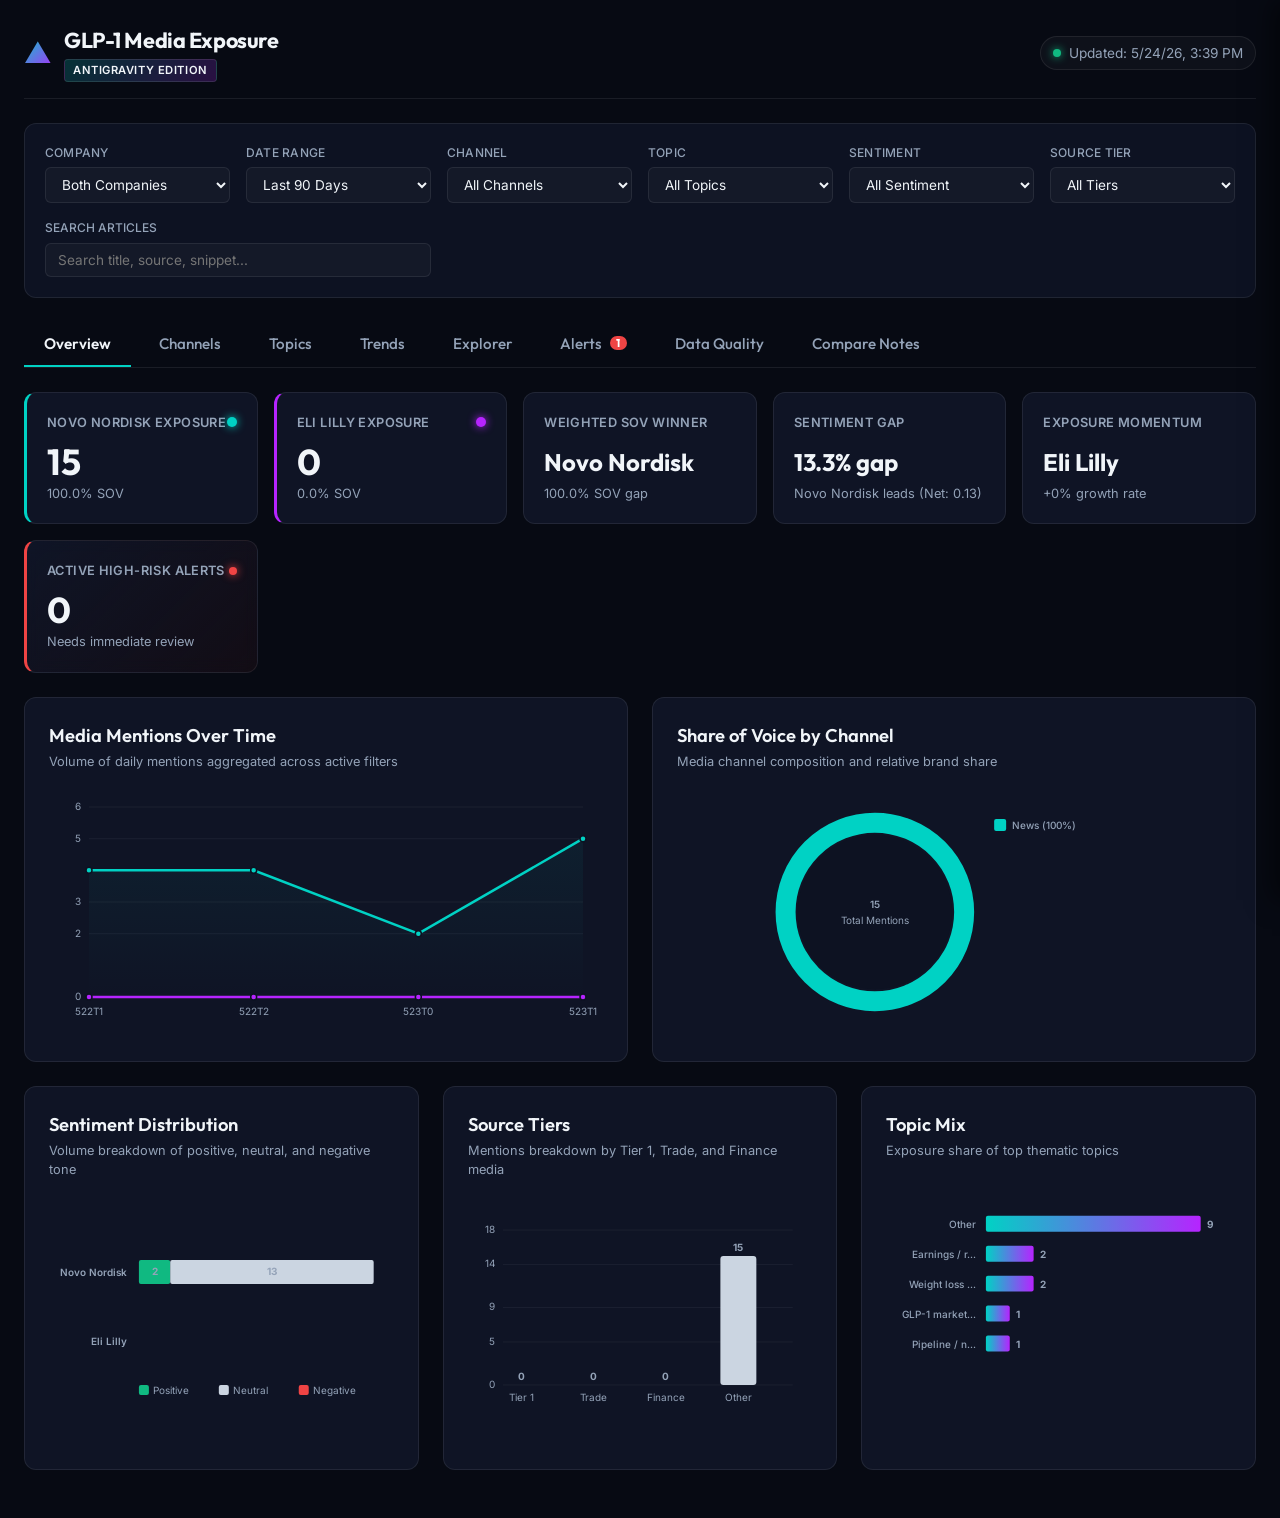
<file: media-dashboard-comparison/antigravity/index.html>
<!DOCTYPE html>
<html lang="en">
<head>
  <meta charset="UTF-8">
  <meta name="viewport" content="width=device-width, initial-scale=1.0">
  <meta name="description" content="Independent Antigravity media exposure dashboard comparing Novo Nordisk vs Eli Lilly GLP-1 weight loss and diabetes treatments.">
  <title>Novo Nordisk vs Eli Lilly Media Exposure Dashboard (Antigravity)</title>
  
  <!-- Modern Typography -->
  <link rel="preconnect" href="https://fonts.googleapis.com">
  <link rel="preconnect" href="https://fonts.gstatic.com" crossorigin>
  <link href="https://fonts.googleapis.com/css2?family=Inter:wght@300;400;500;600;700&family=Outfit:wght@400;500;600;700;800&display=swap" rel="stylesheet">
  
  <!-- Dashboard Styling -->
  <link rel="stylesheet" href="styles.css">
</head>
<body>
  <div class="app-container">
    <!-- Header Area -->
    <header class="app-header">
      <div class="header-logo">
        <span class="logo-icon">▲</span>
        <div class="logo-text">
          <h1>GLP-1 Media Exposure</h1>
          <span class="badge badge-antigravity">Antigravity Edition</span>
        </div>
      </div>
      <div class="header-status" id="header-status">
        <span class="status-indicator status-loading"></span>
        <span class="status-text">Loading data...</span>
      </div>
    </header>

    <!-- Global Controls & Filters -->
    <section class="filters-bar" id="filters-container">
      <div class="filter-group">
        <label for="filter-company">Company</label>
        <select id="filter-company">
          <option value="Both">Both Companies</option>
          <option value="Novo Nordisk">Novo Nordisk</option>
          <option value="Eli Lilly">Eli Lilly</option>
        </select>
      </div>

      <div class="filter-group">
        <label for="filter-date">Date Range</label>
        <select id="filter-date">
          <option value="90d">Last 90 Days</option>
          <option value="30d">Last 30 Days</option>
          <option value="7d">Last 7 Days</option>
        </select>
      </div>

      <div class="filter-group">
        <label for="filter-channel">Channel</label>
        <select id="filter-channel">
          <option value="All">All Channels</option>
          <option value="News">News</option>
          <option value="Finance Media">Finance Media</option>
          <option value="Trade Media">Trade Media</option>
          <option value="Consumer Media">Consumer Media</option>
          <option value="Search">Search</option>
          <option value="Social">Social</option>
          <option value="CSV Import">CSV Import</option>
        </select>
      </div>

      <div class="filter-group">
        <label for="filter-topic">Topic</label>
        <select id="filter-topic">
          <option value="All">All Topics</option>
          <option value="Weight loss efficacy">Weight loss efficacy</option>
          <option value="Diabetes treatment">Diabetes treatment</option>
          <option value="GLP-1 market competition">GLP-1 market competition</option>
          <option value="Drug pricing / insurance / access">Drug pricing / access</option>
          <option value="Supply shortage">Supply shortage</option>
          <option value="Side effects / safety">Side effects / safety</option>
          <option value="Cardiovascular outcomes">Cardiovascular outcomes</option>
          <option value="Oral GLP-1">Oral GLP-1</option>
          <option value="Pipeline / next-generation drugs">Pipeline / next-gen</option>
          <option value="Earnings / revenue / market share">Earnings / revenue</option>
          <option value="Celebrity / lifestyle culture">Celebrity & lifestyle</option>
          <option value="Public health / obesity policy">Obesity policy</option>
          <option value="Compounded GLP-1s">Compounded GLP-1s</option>
          <option value="Legal / regulatory">Legal / regulatory</option>
          <option value="Food industry impact">Food industry impact</option>
          <option value="Other">Other</option>
        </select>
      </div>

      <div class="filter-group">
        <label for="filter-sentiment">Sentiment</label>
        <select id="filter-sentiment">
          <option value="All">All Sentiment</option>
          <option value="Positive">Positive</option>
          <option value="Neutral">Neutral</option>
          <option value="Negative">Negative</option>
        </select>
      </div>

      <div class="filter-group">
        <label for="filter-tier">Source Tier</label>
        <select id="filter-tier">
          <option value="All">All Tiers</option>
          <option value="Tier 1">Tier 1</option>
          <option value="Trade">Trade</option>
          <option value="Finance">Finance</option>
          <option value="Other">Other</option>
        </select>
      </div>

      <div class="filter-search-group">
        <label for="search-box">Search Articles</label>
        <div class="search-input-wrapper">
          <input type="text" id="search-box" placeholder="Search title, source, snippet...">
          <button id="search-clear-btn" class="search-clear-btn" style="display:none;">&times;</button>
        </div>
      </div>
    </section>

    <!-- Main Navigation Tabs -->
    <nav class="tabs-nav" id="tabs-container">
      <button class="tab-btn active" data-tab="overview">Overview</button>
      <button class="tab-btn" data-tab="channels">Channels</button>
      <button class="tab-btn" data-tab="topics">Topics</button>
      <button class="tab-btn" data-tab="trends">Trends</button>
      <button class="tab-btn" data-tab="explorer">Explorer</button>
      <button class="tab-btn" data-tab="alerts">Alerts <span class="tab-badge" id="alerts-count-badge" style="display:none;">0</span></button>
      <button class="tab-btn" data-tab="data-quality">Data Quality</button>
      <button class="tab-btn" data-tab="compare-notes">Compare Notes</button>
    </nav>

    <!-- Main Workspace Content -->
    <main class="dashboard-content">
      <!-- Error / Empty State overlay -->
      <div id="error-state" class="error-state" style="display: none;">
        <div class="error-card">
          <span class="error-icon">⚠</span>
          <h2 id="error-title">Data Loading Error</h2>
          <p id="error-message">Generated data files were not found on the deployed site. Check the GitHub Actions data pipeline and Pages artifact.</p>
        </div>
      </div>

      <!-- Tab: Overview -->
      <section id="tab-overview" class="tab-panel active">
        <!-- KPI Cards Grid -->
        <div class="kpi-grid">
          <div class="kpi-card brand-novo">
            <div class="kpi-card-header">
              <h3>Novo Nordisk Exposure</h3>
              <span class="brand-dot"></span>
            </div>
            <div class="kpi-value" id="kpi-novo-mentions">-</div>
            <div class="kpi-subtext" id="kpi-novo-sov">- SOV</div>
          </div>
          
          <div class="kpi-card brand-lilly">
            <div class="kpi-card-header">
              <h3>Eli Lilly Exposure</h3>
              <span class="brand-dot"></span>
            </div>
            <div class="kpi-value" id="kpi-lilly-mentions">-</div>
            <div class="kpi-subtext" id="kpi-lilly-sov">- SOV</div>
          </div>

          <div class="kpi-card">
            <div class="kpi-card-header">
              <h3>Weighted SOV Winner</h3>
            </div>
            <div class="kpi-value value-smalltext" id="kpi-sov-winner">-</div>
            <div class="kpi-subtext" id="kpi-sov-gap">- gap</div>
          </div>

          <div class="kpi-card">
            <div class="kpi-card-header">
              <h3>Sentiment Gap</h3>
            </div>
            <div class="kpi-value value-smalltext" id="kpi-sentiment-gap">-</div>
            <div class="kpi-subtext" id="kpi-sentiment-lead">- Net Positive</div>
          </div>

          <div class="kpi-card">
            <div class="kpi-card-header">
              <h3>Exposure Momentum</h3>
            </div>
            <div class="kpi-value value-smalltext" id="kpi-momentum-winner">-</div>
            <div class="kpi-subtext" id="kpi-momentum-rate">- growth rate</div>
          </div>

          <div class="kpi-card alert-risk">
            <div class="kpi-card-header">
              <h3>Active High-Risk Alerts</h3>
              <span class="alert-icon-dot"></span>
            </div>
            <div class="kpi-value" id="kpi-high-alerts">-</div>
            <div class="kpi-subtext">Needs immediate review</div>
          </div>
        </div>

        <!-- Charts Row 1 -->
        <div class="dashboard-row grid-2">
          <div class="dashboard-card chart-container">
            <div class="card-header">
              <h2>Media Mentions Over Time</h2>
              <p class="card-desc">Volume of daily mentions aggregated across active filters</p>
            </div>
            <div class="chart-wrapper" id="chart-mentions-time">
              <!-- SVG chart inserted here -->
            </div>
          </div>

          <div class="dashboard-card chart-container">
            <div class="card-header">
              <h2>Share of Voice by Channel</h2>
              <p class="card-desc">Media channel composition and relative brand share</p>
            </div>
            <div class="chart-wrapper" id="chart-sov-channel">
              <!-- SVG chart inserted here -->
            </div>
          </div>
        </div>

        <!-- Charts Row 2 -->
        <div class="dashboard-row grid-3">
          <div class="dashboard-card chart-container">
            <div class="card-header">
              <h2>Sentiment Distribution</h2>
              <p class="card-desc">Volume breakdown of positive, neutral, and negative tone</p>
            </div>
            <div class="chart-wrapper" id="chart-sentiment-dist">
              <!-- SVG chart inserted here -->
            </div>
          </div>

          <div class="dashboard-card chart-container">
            <div class="card-header">
              <h2>Source Tiers</h2>
              <p class="card-desc">Mentions breakdown by Tier 1, Trade, and Finance media</p>
            </div>
            <div class="chart-wrapper" id="chart-source-tiers">
              <!-- SVG chart inserted here -->
            </div>
          </div>

          <div class="dashboard-card chart-container">
            <div class="card-header">
              <h2>Topic Mix</h2>
              <p class="card-desc">Exposure share of top thematic topics</p>
            </div>
            <div class="chart-wrapper" id="chart-topic-mix">
              <!-- SVG inserted here -->
            </div>
          </div>
        </div>
      </section>

      <!-- Tab: Channels -->
      <section id="tab-channels" class="tab-panel">
        <div class="dashboard-card full-width">
          <div class="card-header">
            <h2>Media Exposure Channels</h2>
            <p class="card-desc">Comparative breakdown of brand visibility across news tiers, blogs, search indices, and imports</p>
          </div>
          <div class="channels-matrix-wrapper">
            <table class="data-table" id="channels-table">
              <thead>
                <tr>
                  <th>Channel</th>
                  <th>Novo Nordisk Mentions</th>
                  <th>Novo Nordisk Share</th>
                  <th>Eli Lilly Mentions</th>
                  <th>Eli Lilly Share</th>
                  <th>Total</th>
                  <th>Share of Voice</th>
                </tr>
              </thead>
              <tbody>
                <!-- Rows injected dynamically -->
              </tbody>
            </table>
          </div>
        </div>
      </section>

      <!-- Tab: Topics -->
      <section id="tab-topics" class="tab-panel">
        <div class="dashboard-row grid-2">
          <div class="dashboard-card chart-container">
            <div class="card-header">
              <h2>Thematic Topic Mix Comparison</h2>
              <p class="card-desc">Comparative count of articles classified into semantic topic buckets</p>
            </div>
            <div class="chart-wrapper" id="chart-topic-mix-comparison">
              <!-- SVG chart injected -->
            </div>
          </div>

          <div class="dashboard-card chart-container">
            <div class="card-header">
              <h2>Topic Heatmap</h2>
              <p class="card-desc">Grid showing volume intensity of topics covered by both companies</p>
            </div>
            <div class="chart-wrapper" id="chart-topic-heatmap">
              <!-- SVG Heatmap injected -->
            </div>
          </div>
        </div>
      </section>

      <!-- Tab: Trends -->
      <section id="tab-trends" class="tab-panel">
        <div class="dashboard-card full-width">
          <div class="card-header">
            <h2>Media Exposure Momentum & Spikes</h2>
            <p class="card-desc">Timeline of coverage surges indicating key events, trial results, approvals, or supply challenges</p>
          </div>
          <div class="chart-wrapper large-chart" id="chart-trends-spikes">
            <!-- Large timeline spike chart inserted here -->
          </div>
        </div>
      </section>

      <!-- Tab: Explorer -->
      <section id="tab-explorer" class="tab-panel">
        <div class="table-actions">
          <div class="table-stats" id="explorer-records-count">Showing 0 of 0 articles</div>
          <button id="explorer-export-csv" class="btn btn-secondary">Export Filtered CSV</button>
        </div>
        <div class="table-wrapper">
          <table class="data-table" id="explorer-table">
            <thead>
              <tr>
                <th class="sortable" data-sort="date">Date <span class="sort-icon">⇅</span></th>
                <th class="sortable" data-sort="company">Company <span class="sort-icon">⇅</span></th>
                <th class="sortable" data-sort="source">Source <span class="sort-icon">⇅</span></th>
                <th class="sortable" data-sort="tier">Tier <span class="sort-icon">⇅</span></th>
                <th>Title</th>
                <th class="sortable" data-sort="topic">Topic <span class="sort-icon">⇅</span></th>
                <th class="sortable" data-sort="sentiment">Sentiment <span class="sort-icon">⇅</span></th>
                <th class="sortable" data-sort="reach">Reach Proxy <span class="sort-icon">⇅</span></th>
              </tr>
            </thead>
            <tbody>
              <!-- Rows dynamically added -->
            </tbody>
          </table>
        </div>
        <div class="pagination-controls" id="explorer-pagination">
          <!-- Page buttons added by Javascript -->
        </div>
      </section>

      <!-- Tab: Alerts -->
      <section id="tab-alerts" class="tab-panel">
        <div class="alerts-container">
          <div class="alerts-header">
            <h2>Active Alert System</h2>
            <p>Spike alerts, regulatory warnings, and share-of-voice alerts derived dynamically from active data sets</p>
          </div>
          <div class="alerts-list" id="alerts-list-container">
            <!-- Alerts cards injected here -->
          </div>
        </div>
      </section>

      <!-- Tab: Data Quality -->
      <section id="tab-data-quality" class="tab-panel">
        <div class="data-quality-grid">
          <!-- Left Column: Parameters & Metadata -->
          <div class="dashboard-card">
            <div class="card-header">
              <h2>Data Freshness & Coverage</h2>
            </div>
            <div class="metadata-list" id="dq-metadata-list">
              <!-- Rendered via JS -->
            </div>
          </div>

          <!-- Right Column: Proxy Warnings & Limitations -->
          <div class="dashboard-card">
            <div class="card-header">
              <h2>Real Data Transparency & Proxy Mappings</h2>
            </div>
            <div class="text-content">
              <h3>Caveats regarding GDELT DOC 2.0</h3>
              <p>GDELT does not provide native social engagement or reach. To maintain a functional dashboard, the following proxy mappings are applied:</p>
              <ul>
                <li><strong>Reach Proxy</strong>: Injected based on source authority and tier (Tier 1 = 100,000, Finance = 50,000, Trade = 35,000, Other = 10,000).</li>
                <li><strong>Engagement Score</strong>: Defaulted to <code>0</code> for GDELT. Active metrics are only populated when importing files from Meltwater, Brandwatch, or Talkwalker via the local CSV loader.</li>
                <li><strong>Source Authority</strong>: Standardized domain-tier rank from 45 (Other) to 95 (Tier 1).</li>
              </ul>
              <p class="highlight-text-warning">All charts and explorer cards referencing reach or authority metrics display a "Proxy Metric" label for compliance and transparency.</p>
              
              <h3>Data Deduplication Statistics</h3>
              <div class="dedupe-box" id="dq-dedupe-summary">
                <!-- Deduplication statistics rendered via JS -->
              </div>
            </div>
          </div>
        </div>

        <div class="dashboard-card full-width">
          <div class="card-header">
            <h2>Data Quality Warnings</h2>
            <p class="card-desc">Failures or structural issues reported during the dataset assembly pipeline</p>
          </div>
          <div class="warnings-list" id="dq-warnings-container">
            <!-- Warnings rendered via JS -->
          </div>
        </div>
        
        <div class="dq-files-box">
          <h3>Generated Data Artifacts</h3>
          <p>Access the raw structured data used to render this dashboard directly:</p>
          <div class="dq-links">
            <a href="./data/generated/mentions.json" target="_blank" class="btn btn-secondary">mentions.json</a>
            <a href="./data/generated/metadata.json" target="_blank" class="btn btn-secondary">metadata.json</a>
            <a href="./data/generated/daily_counts.json" target="_blank" class="btn btn-secondary">daily_counts.json</a>
            <a href="./data/generated/topic_summary.json" target="_blank" class="btn btn-secondary">topic_summary.json</a>
            <a href="./data/generated/source_summary.json" target="_blank" class="btn btn-secondary">source_summary.json</a>
            <a href="./data/generated/alerts.json" target="_blank" class="btn btn-secondary">alerts.json</a>
          </div>
        </div>
      </section>

      <!-- Tab: Compare Notes -->
      <section id="tab-compare-notes" class="tab-panel">
        <div class="dashboard-card full-width">
          <div class="card-header">
            <h2>Codex vs Antigravity Comparison Notes</h2>
          </div>
          <div class="text-content">
            <p>This is the <strong>Antigravity Dashboard</strong> version, optimized for better URL deduplication, topic classification, and responsive SVG visual charts. Use the links below to navigate back to the Codex version of the dashboard and its configuration parameters to compare performance side-by-side.</p>
            
            <div class="comparison-links">
              <a href="../codex/" class="btn btn-primary" id="comparison-link-codex">View Codex Version Dashboard</a>
              <a href="../codex/data/generated/metadata.json" class="btn btn-secondary" id="comparison-link-codex-meta">View Codex metadata.json</a>
            </div>

            <h3>Evaluation Checklist</h3>
            <table class="data-table small-table">
              <thead>
                <tr>
                  <th>Checklist Item</th>
                  <th>Antigravity Implementation details</th>
                </tr>
              </thead>
              <tbody>
                <tr>
                  <td><strong>1. Data Freshness</strong></td>
                  <td>Generated dynamically via GitHub Actions with manageable fetching windows. Uses relative paths only.</td>
                </tr>
                <tr>
                  <td><strong>2. Record Count</strong></td>
                  <td>Transparent GDELT queries with post-fetch false positive context filtering on single-word match tokens.</td>
                </tr>
                <tr>
                  <td><strong>3. Deduplication Quality</strong></td>
                  <td>Deduplicates first on normalized clean URLs (stripping query tags and subdomains), then falls back to alphanumeric titles + date + source.</td>
                </tr>
                <tr>
                  <td><strong>4. Topic Classification Quality</strong></td>
                  <td>Rules-based classification mapping to 16 specialized obesity/cardiology/policy buckets.</td>
                </tr>
                <tr>
                  <td><strong>5. Alert Usefulness</strong></td>
                  <td>Tracks spikes in safety issues, legal disputes, price wars, and SOV leads, highlighting real-time issues without mock injections.</td>
                </tr>
                <tr>
                  <td><strong>6. Dashboard Usability</strong></td>
                  <td>Clean responsive CSS styles with CSS grid, CSS variables, glassmorphic layout, and custom light SVG renderings (no massive d3/Chart.js scripts needed).</td>
                </tr>
                <tr>
                  <td><strong>7. Deployment Reliability</strong></td>
                  <td>One combined GitHub Actions workflow deploying to subfolder paths on GitHub Pages. Direct absolute links omitted for root path compatibility.</td>
                </tr>
              </tbody>
            </table>
          </div>
        </div>
      </section>
    </main>
  </div>

  <!-- Explorer Sidebar Details Drawer (Slides from Right) -->
  <div class="drawer-overlay" id="drawer-overlay"></div>
  <aside class="details-drawer" id="details-drawer">
    <div class="drawer-header">
      <h2>Article Details</h2>
      <button class="close-drawer" id="close-drawer-btn">&times;</button>
    </div>
    <div class="drawer-body" id="drawer-content">
      <!-- Injected via JS -->
    </div>
  </aside>

  <!-- Dashboard JavaScript Application -->
  <script src="app.js"></script>
</body>
</html>
</file>
<file: styles.css>
:root {
  --bg: #f6f8fb;
  --surface: #ffffff;
  --surface-2: #eef3f8;
  --text: #142033;
  --muted: #5f6b7a;
  --border: #d9e1eb;
  --accent: #176b87;
  --accent-2: #7a5cbd;
  --good: #157f4f;
  --warn: #a45d00;
  --bad: #b42318;
  --shadow: 0 12px 36px rgba(20, 32, 51, 0.08);
  font-family: Inter, ui-sans-serif, system-ui, -apple-system, BlinkMacSystemFont, "Segoe UI", sans-serif;
}

* {
  box-sizing: border-box;
}

body {
  margin: 0;
  background: var(--bg);
  color: var(--text);
}

a {
  color: var(--accent);
  text-decoration-thickness: 1px;
  text-underline-offset: 3px;
}

.topbar {
  display: grid;
  grid-template-columns: minmax(260px, 1fr) auto;
  gap: 24px;
  align-items: end;
  padding: 28px 32px 20px;
  background: var(--surface);
  border-bottom: 1px solid var(--border);
}

.topbar h1 {
  margin: 0;
  font-size: clamp(1.8rem, 2.7vw, 3rem);
  line-height: 1.05;
  letter-spacing: 0;
}

.topbar p {
  margin: 10px 0 0;
  max-width: 760px;
  color: var(--muted);
}

.toolbar {
  display: grid;
  grid-template-columns: 180px 220px minmax(220px, 320px);
  gap: 10px;
}

select,
input {
  width: 100%;
  min-height: 40px;
  border: 1px solid var(--border);
  border-radius: 6px;
  background: var(--surface);
  color: var(--text);
  font: inherit;
  font-size: 0.92rem;
  padding: 0 12px;
}

main {
  padding: 24px 32px 42px;
}

.empty-state,
.panel,
.kpi {
  background: var(--surface);
  border: 1px solid var(--border);
  border-radius: 8px;
  box-shadow: var(--shadow);
}

.empty-state {
  max-width: 760px;
  margin: 48px auto;
  padding: 32px;
  text-align: center;
}

.empty-state h2 {
  margin: 0 0 10px;
}

.status-grid,
.content-grid,
.kpi-grid {
  display: grid;
  gap: 16px;
}

.status-grid {
  grid-template-columns: 1.3fr 1fr 1fr;
}

.content-grid {
  grid-template-columns: 1.3fr 1fr;
  margin-top: 16px;
}

.kpi-grid {
  grid-template-columns: repeat(4, 1fr);
  margin-top: 16px;
}

.panel,
.kpi {
  padding: 18px;
}

.wide {
  grid-row: span 2;
}

.panel-heading {
  display: flex;
  justify-content: space-between;
  gap: 16px;
  align-items: center;
  margin-bottom: 14px;
}

.panel-heading h2 {
  margin: 0;
  font-size: 1rem;
}

.caption {
  color: var(--muted);
  font-size: 0.82rem;
}

.badge {
  display: inline-flex;
  align-items: center;
  min-height: 26px;
  border-radius: 999px;
  padding: 0 10px;
  font-size: 0.78rem;
  font-weight: 700;
}

.badge.good {
  color: var(--good);
  background: #e7f6ef;
}

.badge.warn,
.badge.neutral {
  color: var(--warn);
  background: #fff3df;
}

.status-list {
  display: grid;
  grid-template-columns: repeat(2, minmax(0, 1fr));
  gap: 12px;
  margin: 0;
}

.status-list div {
  padding: 12px;
  border: 1px solid var(--border);
  border-radius: 6px;
  background: var(--surface-2);
}

dt {
  color: var(--muted);
  font-size: 0.78rem;
}

dd {
  margin: 4px 0 0;
  font-weight: 700;
}

.source-health {
  display: grid;
  gap: 8px;
  margin-top: 14px;
}

.source-row,
.alert,
.source-item,
.bar-row {
  border: 1px solid var(--border);
  border-radius: 6px;
  padding: 10px;
}

.source-row {
  display: grid;
  grid-template-columns: 1fr auto;
  gap: 12px;
  align-items: center;
}

.source-row span {
  color: var(--muted);
  display: block;
  margin-top: 3px;
  font-size: 0.78rem;
}

.disclosure-list {
  margin: 0;
  padding-left: 18px;
  color: var(--muted);
}

.disclosure-list li + li {
  margin-top: 8px;
}

.kpi span {
  display: block;
  color: var(--muted);
  font-size: 0.8rem;
}

.kpi strong {
  display: block;
  margin-top: 8px;
  font-size: clamp(1.5rem, 2.2vw, 2.4rem);
  line-height: 1;
}

.timeline-chart {
  display: grid;
  grid-template-columns: repeat(90, minmax(3px, 1fr));
  align-items: end;
  gap: 3px;
  height: 260px;
  padding: 12px 0 0;
  border-top: 1px solid var(--border);
}

.timeline-bar {
  min-height: 2px;
  border-radius: 4px 4px 0 0;
  background: var(--accent);
}

.timeline-bar.lilly {
  background: var(--accent-2);
}

.bar-list,
.source-summary,
.alerts {
  display: grid;
  gap: 10px;
}

.bar-row {
  display: grid;
  gap: 7px;
}

.bar-top {
  display: flex;
  justify-content: space-between;
  gap: 12px;
  font-size: 0.9rem;
}

.bar-track {
  height: 9px;
  border-radius: 999px;
  background: var(--surface-2);
  overflow: hidden;
}

.bar-fill {
  height: 100%;
  width: var(--w);
  border-radius: inherit;
  background: linear-gradient(90deg, var(--accent), var(--accent-2));
}

.source-item {
  display: grid;
  gap: 5px;
}

.source-meta {
  display: flex;
  flex-wrap: wrap;
  gap: 8px;
  color: var(--muted);
  font-size: 0.78rem;
}

.alert strong {
  display: block;
}

.alert span {
  display: block;
  margin-top: 4px;
  color: var(--muted);
}

.panel + .panel {
  margin-top: 16px;
}

.table-wrap {
  overflow-x: auto;
  border: 1px solid var(--border);
  border-radius: 8px;
}

table {
  width: 100%;
  min-width: 1040px;
  border-collapse: collapse;
}

th,
td {
  border-bottom: 1px solid var(--border);
  padding: 12px;
  text-align: left;
  vertical-align: top;
  font-size: 0.88rem;
}

th {
  color: var(--muted);
  background: var(--surface-2);
  font-size: 0.76rem;
  text-transform: uppercase;
}

td.title-cell {
  max-width: 420px;
}

.sentiment {
  font-weight: 800;
}

.sentiment.Positive {
  color: var(--good);
}

.sentiment.Negative {
  color: var(--bad);
}

.sentiment.Neutral {
  color: var(--muted);
}

@media (max-width: 1100px) {
  .topbar,
  .status-grid,
  .content-grid,
  .kpi-grid {
    grid-template-columns: 1fr;
  }

  .toolbar {
    grid-template-columns: 1fr;
  }
}

@media (max-width: 640px) {
  .topbar,
  main {
    padding-left: 16px;
    padding-right: 16px;
  }

  .status-list {
    grid-template-columns: 1fr;
  }

  .panel-heading {
    align-items: flex-start;
    flex-direction: column;
  }
}
</file>
<file: codex-version/styles.css>
:root {
  --bg: #f5f7fa;
  --surface: #ffffff;
  --ink: #142033;
  --muted: #657386;
  --border: #dce4ee;
  --accent: #176b87;
  --accent-2: #6f5bb8;
  --good: #157f4f;
  --warn: #a45d00;
  --bad: #b42318;
  --soft: #edf3f7;
  font-family: Inter, ui-sans-serif, system-ui, -apple-system, BlinkMacSystemFont, "Segoe UI", sans-serif;
}

* { box-sizing: border-box; }
body { margin: 0; background: var(--bg); color: var(--ink); }
a { color: var(--accent); text-underline-offset: 3px; }

.topbar {
  display: grid;
  grid-template-columns: minmax(260px, 1fr) auto;
  gap: 24px;
  align-items: end;
  padding: 28px 32px 20px;
  background: var(--surface);
  border-bottom: 1px solid var(--border);
}

.version-label {
  margin: 0 0 8px;
  color: var(--accent);
  font-weight: 800;
  text-transform: uppercase;
  font-size: 0.76rem;
}

h1 { margin: 0; font-size: clamp(1.9rem, 3vw, 3.1rem); line-height: 1.05; letter-spacing: 0; }
.topbar p:not(.version-label) { margin: 10px 0 0; color: var(--muted); max-width: 780px; }

.tabs, .filters, .quick-filters, .table-actions, .pagination { display: flex; flex-wrap: wrap; gap: 10px; }
.tab, select, input, button {
  min-height: 40px;
  border: 1px solid var(--border);
  border-radius: 7px;
  background: var(--surface);
  color: var(--ink);
  font: inherit;
  font-size: 0.92rem;
  padding: 0 12px;
}
.button-link {
  min-height: 40px;
  border: 1px solid var(--border);
  border-radius: 7px;
  background: var(--surface);
  color: var(--ink);
  font: inherit;
  font-size: 0.92rem;
  font-weight: 700;
  padding: 9px 12px;
  text-decoration: none;
}
.tab, button { cursor: pointer; font-weight: 700; }
.tab.active, .quick-filter.active { background: var(--ink); color: white; border-color: var(--ink); }
button:disabled { opacity: 0.45; cursor: not-allowed; }

main { padding: 24px 32px 42px; }
.freshness-banner {
  display: grid;
  grid-template-columns: repeat(4, minmax(170px, 1fr));
  gap: 1px;
  overflow: hidden;
  margin-bottom: 14px;
  border: 1px solid var(--border);
  border-radius: 8px;
  background: var(--border);
  box-shadow: 0 12px 36px rgba(20, 32, 51, 0.08);
}
.freshness-banner div, .freshness-banner a {
  display: grid;
  gap: 5px;
  align-content: center;
  min-height: 70px;
  padding: 14px;
  background: var(--surface);
}
.freshness-banner span, .cache-note, .check-filter { color: var(--muted); font-size: 0.78rem; }
.freshness-banner strong { font-size: 1rem; overflow-wrap: anywhere; }
.trust-strip {
  display: flex;
  flex-wrap: wrap;
  gap: 8px 14px;
  align-items: center;
  margin-bottom: 14px;
  padding: 12px 14px;
  border: 1px solid #b8e2cc;
  border-radius: 8px;
  background: #f1fbf6;
  color: var(--ink);
}
.trust-strip span { color: var(--muted); font-size: 0.9rem; }
.cache-note { margin: 0 0 14px; color: var(--warn); }
.filters { margin-bottom: 10px; }
.quick-filters { margin-bottom: 16px; }
select { min-width: 190px; }
input { min-width: min(360px, 100%); }
.check-filter { min-height: 40px; display: inline-flex; align-items: center; gap: 8px; padding: 0 10px; border: 1px solid var(--border); border-radius: 7px; background: var(--surface); }
.check-filter input { min-width: auto; }

.empty-state, .panel, .kpi, .notice {
  background: var(--surface);
  border: 1px solid var(--border);
  border-radius: 8px;
  box-shadow: 0 12px 36px rgba(20, 32, 51, 0.08);
}
.empty-state { max-width: 760px; margin: 48px auto; padding: 32px; text-align: center; }
.notice { margin: 16px 0; padding: 14px 16px; display: grid; gap: 4px; border-color: #f2cc8f; background: #fff8ec; }
.notice span, .muted, td span, .panel-heading span, .item span { color: var(--muted); }

.kpi-grid, .grid, .quality-grid, .leader-grid, .decision-grid { display: grid; gap: 16px; }
.kpi-grid { grid-template-columns: repeat(4, minmax(0, 1fr)); }
.kpi-grid.dense { grid-template-columns: repeat(5, minmax(150px, 1fr)); margin-top: 16px; }
.grid { grid-template-columns: 1.3fr 1fr; margin-top: 16px; }
.quality-grid { grid-template-columns: repeat(2, minmax(0, 1fr)); }
.leader-grid { grid-template-columns: repeat(3, minmax(0, 1fr)); }
.decision-grid { grid-template-columns: repeat(5, minmax(0, 1fr)); }
.wide { grid-row: span 2; }
.panel, .kpi { padding: 18px; }
.executive { border-top: 5px solid var(--accent); }
.decision-summary { margin-top: 16px; }

.kpi span { color: var(--muted); font-size: 0.8rem; }
.kpi strong { display: block; margin-top: 8px; font-size: clamp(1.2rem, 1.9vw, 2rem); overflow-wrap: anywhere; }

.panel-heading { display: flex; align-items: center; justify-content: space-between; gap: 16px; margin-bottom: 14px; }
.panel-heading h2 { margin: 0; font-size: 1rem; }

.timeline-chart {
  display: grid;
  grid-template-columns: repeat(90, minmax(3px, 1fr));
  align-items: end;
  gap: 3px;
  height: 240px;
  border-top: 1px solid var(--border);
  padding-top: 12px;
}
.timeline-bar { min-height: 2px; border-radius: 4px 4px 0 0; background: linear-gradient(180deg, var(--accent), var(--accent-2)); }

.bar-list, .stack, .diagnostics, .matrix, .heatmap, .insight-list, .risk-grid { display: grid; gap: 10px; }
.heatmap { grid-template-columns: repeat(2, minmax(0, 1fr)); }
.risk-grid { grid-template-columns: repeat(2, minmax(0, 1fr)); }
.bar-row, .item, .diagnostic, .metric-item, .decision-item, .matrix-row, .insight, .heat-cell, .risk-card {
  border: 1px solid var(--border);
  border-radius: 7px;
  padding: 10px;
  display: grid;
  gap: 6px;
}
.metric-item span, .decision-item span, .diagnostic span, .matrix-row span, .insight span, .insight small, .decision-item small, .heat-cell span, .risk-card p { color: var(--muted); font-size: 0.82rem; }
.metric-item strong { font-size: 1rem; line-height: 1.35; overflow-wrap: anywhere; }
.decision-item strong { font-size: 1.05rem; line-height: 1.25; overflow-wrap: anywhere; }
.decision-item { background: #fbfdff; }
.insight strong { font-size: 1.08rem; line-height: 1.35; overflow-wrap: anywhere; }
.bar-row div { display: flex; justify-content: space-between; gap: 12px; }
.bar-row i { display: block; width: var(--w); height: 9px; border-radius: 99px; background: linear-gradient(90deg, var(--accent), var(--accent-2)); }
.matrix-row i { display: grid; grid-template-columns: var(--novo) var(--lilly) 1fr; height: 12px; border-radius: 99px; overflow: hidden; background: var(--soft); }
.matrix-row i::before { content: ""; background: var(--accent); }
.matrix-row i::after { content: ""; background: var(--accent-2); }
.diagnostic.loaded { border-color: #b8e2cc; background: #f1fbf6; }
.diagnostic.failed { border-color: #f2cc8f; background: #fff8ec; }
.heat-cell { background: rgba(23, 107, 135, calc(var(--intensity) * 0.32)); }
.risk-card { align-content: start; }
.risk-card h3 { margin: 0; font-size: 1rem; }
.risk-card > strong { font-size: 2rem; color: var(--bad); }
.risk-card dl { display: grid; grid-template-columns: repeat(2, minmax(0, 1fr)); gap: 8px; margin: 0; }
.risk-card dl div { border: 1px solid var(--border); border-radius: 7px; padding: 8px; background: var(--soft); }
.svg-chart { min-height: 250px; border: 1px solid var(--border); border-radius: 8px; background: #fbfdff; overflow: hidden; }
.small-chart { min-height: 210px; }
.svg-chart svg { width: 100%; height: 100%; display: block; }
.legend { display: flex; flex-wrap: wrap; gap: 8px; padding: 8px 0 0; }
.legend span { display: inline-flex; align-items: center; gap: 5px; color: var(--muted); font-size: 0.8rem; }
.legend i { width: 10px; height: 10px; border-radius: 2px; display: inline-block; }

.table-wrap { overflow-x: auto; border: 1px solid var(--border); border-radius: 8px; }
table { width: 100%; min-width: 1080px; border-collapse: collapse; }
th, td { padding: 12px; border-bottom: 1px solid var(--border); text-align: left; vertical-align: top; font-size: 0.88rem; }
th { color: var(--muted); background: var(--soft); text-transform: uppercase; font-size: 0.76rem; }
th button { min-height: 0; padding: 0; border: 0; background: transparent; color: inherit; text-transform: inherit; font-size: inherit; }
.title-cell { max-width: 460px; }
.table-actions { justify-content: flex-end; margin-bottom: 10px; }
.pagination { align-items: center; justify-content: flex-end; margin-top: 12px; }
.detail-button { min-height: 32px; padding: 0 10px; }
.selected-row { outline: 2px solid var(--accent); outline-offset: -2px; background: #eef7fb; }
.drawer {
  position: fixed;
  inset: 0 0 0 auto;
  width: min(520px, 100%);
  overflow: auto;
  background: var(--surface);
  border-left: 1px solid var(--border);
  box-shadow: -20px 0 50px rgba(20, 32, 51, 0.18);
  padding: 24px;
  z-index: 20;
}
.drawer h2 { margin: 16px 0 8px; font-size: 1.25rem; line-height: 1.25; }
.drawer-close { float: right; }

.status-list { display: grid; grid-template-columns: repeat(2, minmax(0, 1fr)); gap: 12px; margin: 0; }
.status-list div { padding: 12px; border: 1px solid var(--border); border-radius: 7px; background: var(--soft); }
dt { color: var(--muted); font-size: 0.78rem; }
dd { margin: 4px 0 0; font-weight: 800; overflow-wrap: anywhere; }
.badge { border-radius: 99px; padding: 5px 10px; background: #fff3df; color: var(--warn); font-size: 0.78rem; font-weight: 800; }
.badge.good { color: var(--good); background: #e7f6ef; }
.good-text, .Positive { color: var(--good); }
.warn-text, .Negative { color: var(--warn); }
.Neutral { color: var(--muted); }
.list { margin: 0; padding-left: 18px; color: var(--muted); }

@media (max-width: 1100px) {
  .topbar, .freshness-banner, .kpi-grid, .kpi-grid.dense, .grid, .quality-grid, .leader-grid, .decision-grid, .risk-grid { grid-template-columns: 1fr; }
}

@media (max-width: 640px) {
  .topbar, main { padding-left: 16px; padding-right: 16px; }
  .tabs, .filters, .quick-filters { gap: 8px; }
  .panel-heading { align-items: flex-start; flex-direction: column; }
  .status-list { grid-template-columns: 1fr; }
  .heatmap { grid-template-columns: 1fr; }
  select, input, .tab, button, .button-link { width: 100%; }
  .freshness-banner div, .freshness-banner a { min-height: auto; }
  .trust-strip { align-items: flex-start; }
}
</file>
<file: minimax-version/styles.css>
:root {
  --bg: #f5f7fa;
  --surface: #ffffff;
  --ink: #142033;
  --muted: #657386;
  --border: #dce4ee;
  --accent: #176b87;
  --accent-2: #6f5bb8;
  --good: #157f4f;
  --warn: #a45d00;
  --bad: #b42318;
  --soft: #edf3f7;
  font-family: Inter, ui-sans-serif, system-ui, -apple-system, BlinkMacSystemFont, "Segoe UI", sans-serif;
}

* { box-sizing: border-box; }
body { margin: 0; background: var(--bg); color: var(--ink); }
a { color: var(--accent); text-underline-offset: 3px; }

.topbar {
  display: grid;
  grid-template-columns: minmax(260px, 1fr) auto;
  gap: 24px;
  align-items: end;
  padding: 28px 32px 20px;
  background: var(--surface);
  border-bottom: 1px solid var(--border);
}

.version-label {
  margin: 0 0 8px;
  color: var(--accent);
  font-weight: 800;
  text-transform: uppercase;
  font-size: 0.76rem;
}

h1 { margin: 0; font-size: clamp(1.9rem, 3vw, 3.1rem); line-height: 1.05; letter-spacing: 0; }
.topbar p:not(.version-label) { margin: 10px 0 0; color: var(--muted); max-width: 780px; }

.tabs, .filters, .quick-filters, .table-actions, .pagination { display: flex; flex-wrap: wrap; gap: 10px; }
.tab, select, input, button {
  min-height: 40px;
  border: 1px solid var(--border);
  border-radius: 7px;
  background: var(--surface);
  color: var(--ink);
  font: inherit;
  font-size: 0.92rem;
  padding: 0 12px;
}
.button-link {
  min-height: 40px;
  border: 1px solid var(--border);
  border-radius: 7px;
  background: var(--surface);
  color: var(--ink);
  font: inherit;
  font-size: 0.92rem;
  font-weight: 700;
  padding: 9px 12px;
  text-decoration: none;
}
.tab, button { cursor: pointer; font-weight: 700; }
.tab.active, .quick-filter.active { background: var(--ink); color: white; border-color: var(--ink); }
button:disabled { opacity: 0.45; cursor: not-allowed; }

main { padding: 24px 32px 42px; }
.freshness-banner {
  display: grid;
  grid-template-columns: repeat(4, minmax(170px, 1fr));
  gap: 1px;
  overflow: hidden;
  margin-bottom: 14px;
  border: 1px solid var(--border);
  border-radius: 8px;
  background: var(--border);
  box-shadow: 0 12px 36px rgba(20, 32, 51, 0.08);
}
.freshness-banner div, .freshness-banner a {
  display: grid;
  gap: 5px;
  align-content: center;
  min-height: 70px;
  padding: 14px;
  background: var(--surface);
}
.freshness-banner span, .cache-note, .check-filter { color: var(--muted); font-size: 0.78rem; }
.freshness-banner strong { font-size: 1rem; overflow-wrap: anywhere; }
.trust-strip {
  display: flex;
  flex-wrap: wrap;
  gap: 8px 14px;
  align-items: center;
  margin-bottom: 14px;
  padding: 12px 14px;
  border: 1px solid #b8e2cc;
  border-radius: 8px;
  background: #f1fbf6;
  color: var(--ink);
}
.trust-strip span { color: var(--muted); font-size: 0.9rem; }
.cache-note { margin: 0 0 14px; color: var(--warn); }
.filters { margin-bottom: 10px; }
.quick-filters { margin-bottom: 16px; }
select { min-width: 190px; }
input { min-width: min(360px, 100%); }
.check-filter { min-height: 40px; display: inline-flex; align-items: center; gap: 8px; padding: 0 10px; border: 1px solid var(--border); border-radius: 7px; background: var(--surface); }
.check-filter input { min-width: auto; }

.empty-state, .panel, .kpi, .notice {
  background: var(--surface);
  border: 1px solid var(--border);
  border-radius: 8px;
  box-shadow: 0 12px 36px rgba(20, 32, 51, 0.08);
}
.empty-state { max-width: 760px; margin: 48px auto; padding: 32px; text-align: center; }
.notice { margin: 16px 0; padding: 14px 16px; display: grid; gap: 4px; border-color: #f2cc8f; background: #fff8ec; }
.notice span, .muted, td span, .panel-heading span, .item span { color: var(--muted); }

.kpi-grid, .grid, .quality-grid, .leader-grid, .decision-grid { display: grid; gap: 16px; }
.kpi-grid { grid-template-columns: repeat(4, minmax(0, 1fr)); }
.kpi-grid.dense { grid-template-columns: repeat(5, minmax(150px, 1fr)); margin-top: 16px; }
.grid { grid-template-columns: 1.3fr 1fr; margin-top: 16px; }
.quality-grid { grid-template-columns: repeat(2, minmax(0, 1fr)); }
.leader-grid { grid-template-columns: repeat(3, minmax(0, 1fr)); }
.decision-grid { grid-template-columns: repeat(5, minmax(0, 1fr)); }
.wide { grid-row: span 2; }
.panel, .kpi { padding: 18px; }
.executive { border-top: 5px solid var(--accent); }
.decision-summary { margin-top: 16px; }

.kpi span { color: var(--muted); font-size: 0.8rem; }
.kpi strong { display: block; margin-top: 8px; font-size: clamp(1.2rem, 1.9vw, 2rem); overflow-wrap: anywhere; }

.panel-heading { display: flex; align-items: center; justify-content: space-between; gap: 16px; margin-bottom: 14px; }
.panel-heading h2 { margin: 0; font-size: 1rem; }

.timeline-chart {
  display: grid;
  grid-template-columns: repeat(90, minmax(3px, 1fr));
  align-items: end;
  gap: 3px;
  height: 240px;
  border-top: 1px solid var(--border);
  padding-top: 12px;
}
.timeline-bar { min-height: 2px; border-radius: 4px 4px 0 0; background: linear-gradient(180deg, var(--accent), var(--accent-2)); }

.bar-list, .stack, .diagnostics, .matrix, .heatmap, .insight-list, .risk-grid { display: grid; gap: 10px; }
.heatmap { grid-template-columns: repeat(2, minmax(0, 1fr)); }
.risk-grid { grid-template-columns: repeat(2, minmax(0, 1fr)); }
.bar-row, .item, .diagnostic, .metric-item, .decision-item, .matrix-row, .insight, .heat-cell, .risk-card {
  border: 1px solid var(--border);
  border-radius: 7px;
  padding: 10px;
  display: grid;
  gap: 6px;
}
.metric-item span, .decision-item span, .diagnostic span, .matrix-row span, .insight span, .insight small, .decision-item small, .heat-cell span, .risk-card p { color: var(--muted); font-size: 0.82rem; }
.metric-item strong { font-size: 1rem; line-height: 1.35; overflow-wrap: anywhere; }
.decision-item strong { font-size: 1.05rem; line-height: 1.25; overflow-wrap: anywhere; }
.decision-item { background: #fbfdff; }
.insight strong { font-size: 1.08rem; line-height: 1.35; overflow-wrap: anywhere; }
.bar-row div { display: flex; justify-content: space-between; gap: 12px; }
.bar-row i { display: block; width: var(--w); height: 9px; border-radius: 99px; background: linear-gradient(90deg, var(--accent), var(--accent-2)); }
.matrix-row i { display: grid; grid-template-columns: var(--novo) var(--lilly) 1fr; height: 12px; border-radius: 99px; overflow: hidden; background: var(--soft); }
.matrix-row i::before { content: ""; background: var(--accent); }
.matrix-row i::after { content: ""; background: var(--accent-2); }
.diagnostic.loaded { border-color: #b8e2cc; background: #f1fbf6; }
.diagnostic.failed { border-color: #f2cc8f; background: #fff8ec; }
.heat-cell { background: rgba(23, 107, 135, calc(var(--intensity) * 0.32)); }
.risk-card { align-content: start; }
.risk-card h3 { margin: 0; font-size: 1rem; }
.risk-card > strong { font-size: 2rem; color: var(--bad); }
.risk-card dl { display: grid; grid-template-columns: repeat(2, minmax(0, 1fr)); gap: 8px; margin: 0; }
.risk-card dl div { border: 1px solid var(--border); border-radius: 7px; padding: 8px; background: var(--soft); }
.svg-chart { min-height: 250px; border: 1px solid var(--border); border-radius: 8px; background: #fbfdff; overflow: hidden; }
.small-chart { min-height: 210px; }
.svg-chart svg { width: 100%; height: 100%; display: block; }
.legend { display: flex; flex-wrap: wrap; gap: 8px; padding: 8px 0 0; }
.legend span { display: inline-flex; align-items: center; gap: 5px; color: var(--muted); font-size: 0.8rem; }
.legend i { width: 10px; height: 10px; border-radius: 2px; display: inline-block; }

.table-wrap { overflow-x: auto; border: 1px solid var(--border); border-radius: 8px; }
table { width: 100%; min-width: 1080px; border-collapse: collapse; }
th, td { padding: 12px; border-bottom: 1px solid var(--border); text-align: left; vertical-align: top; font-size: 0.88rem; }
th { color: var(--muted); background: var(--soft); text-transform: uppercase; font-size: 0.76rem; }
th button { min-height: 0; padding: 0; border: 0; background: transparent; color: inherit; text-transform: inherit; font-size: inherit; }
.title-cell { max-width: 460px; }
.table-actions { justify-content: flex-end; margin-bottom: 10px; }
.pagination { align-items: center; justify-content: flex-end; margin-top: 12px; }
.detail-button { min-height: 32px; padding: 0 10px; }
.selected-row { outline: 2px solid var(--accent); outline-offset: -2px; background: #eef7fb; }
.drawer {
  position: fixed;
  inset: 0 0 0 auto;
  width: min(520px, 100%);
  overflow: auto;
  background: var(--surface);
  border-left: 1px solid var(--border);
  box-shadow: -20px 0 50px rgba(20, 32, 51, 0.18);
  padding: 24px;
  z-index: 20;
}
.drawer h2 { margin: 16px 0 8px; font-size: 1.25rem; line-height: 1.25; }
.drawer-close { float: right; }

.status-list { display: grid; grid-template-columns: repeat(2, minmax(0, 1fr)); gap: 12px; margin: 0; }
.status-list div { padding: 12px; border: 1px solid var(--border); border-radius: 7px; background: var(--soft); }
dt { color: var(--muted); font-size: 0.78rem; }
dd { margin: 4px 0 0; font-weight: 800; overflow-wrap: anywhere; }
.badge { border-radius: 99px; padding: 5px 10px; background: #fff3df; color: var(--warn); font-size: 0.78rem; font-weight: 800; }
.badge.good { color: var(--good); background: #e7f6ef; }
.good-text, .Positive { color: var(--good); }
.warn-text, .Negative { color: var(--warn); }
.Neutral { color: var(--muted); }
.list { margin: 0; padding-left: 18px; color: var(--muted); }

@media (max-width: 1100px) {
  .topbar, .freshness-banner, .kpi-grid, .kpi-grid.dense, .grid, .quality-grid, .leader-grid, .decision-grid, .risk-grid { grid-template-columns: 1fr; }
}

@media (max-width: 640px) {
  .topbar, main { padding-left: 16px; padding-right: 16px; }
  .tabs, .filters, .quick-filters { gap: 8px; }
  .panel-heading { align-items: flex-start; flex-direction: column; }
  .status-list { grid-template-columns: 1fr; }
  .heatmap { grid-template-columns: 1fr; }
  select, input, .tab, button, .button-link { width: 100%; }
  .freshness-banner div, .freshness-banner a { min-height: auto; }
  .trust-strip { align-items: flex-start; }
}
</file>
<file: media-dashboard-comparison/antigravity/styles.css>
/* Antigravity Premium Styling System */

:root {
  --bg-primary: #070a13;
  --bg-secondary: #0d1222;
  --bg-card: rgba(20, 27, 49, 0.65);
  --bg-card-hover: rgba(28, 38, 68, 0.85);
  --border-color: rgba(255, 255, 255, 0.08);
  --border-focus: rgba(0, 210, 196, 0.5);
  
  /* Text Colors */
  --text-primary: #f1f5f9;
  --text-secondary: #94a3b8;
  --text-muted: #64748b;
  
  /* Theme Accents */
  --accent-novo: #00d2c4;
  --accent-novo-light: rgba(0, 210, 196, 0.15);
  --accent-lilly: #b624ff;
  --accent-lilly-light: rgba(182, 36, 255, 0.15);
  
  /* Alert / Sentiment Colors */
  --color-positive: #10b981;
  --color-positive-light: rgba(16, 185, 129, 0.1);
  --color-neutral: #cbd5e1;
  --color-neutral-light: rgba(203, 213, 225, 0.1);
  --color-negative: #ef4444;
  --color-negative-light: rgba(239, 68, 68, 0.1);
  --color-warning: #f59e0b;
  
  /* Transition Speeds */
  --transition-fast: 0.15s ease;
  --transition-normal: 0.25s cubic-bezier(0.4, 0, 0.2, 1);
  
  /* Fonts */
  --font-logo: 'Outfit', sans-serif;
  --font-body: 'Inter', sans-serif;
}

/* Base Styles */
* {
  box-sizing: border-box;
  margin: 0;
  padding: 0;
}

body {
  background-color: var(--bg-primary);
  color: var(--text-primary);
  font-family: var(--font-body);
  -webkit-font-smoothing: antialiased;
  -moz-osx-font-smoothing: grayscale;
  line-height: 1.5;
  overflow-x: hidden;
}

.app-container {
  display: flex;
  flex-direction: column;
  min-height: 100vh;
  max-width: 1600px;
  margin: 0 auto;
  padding: 1.5rem;
}

/* Header styling */
.app-header {
  display: flex;
  justify-content: space-between;
  align-items: center;
  margin-bottom: 1.5rem;
  padding-bottom: 1rem;
  border-bottom: 1px solid var(--border-color);
}

.header-logo {
  display: flex;
  align-items: center;
  gap: 0.75rem;
}

.logo-icon {
  font-size: 1.75rem;
  background: linear-gradient(135deg, var(--accent-novo), var(--accent-lilly));
  -webkit-background-clip: text;
  -webkit-text-fill-color: transparent;
}

.logo-text h1 {
  font-family: var(--font-logo);
  font-size: 1.35rem;
  font-weight: 700;
  letter-spacing: -0.02em;
}

.logo-text {
  display: flex;
  flex-direction: column;
}

.badge {
  display: inline-block;
  padding: 0.125rem 0.5rem;
  font-size: 0.7rem;
  font-weight: 600;
  border-radius: 4px;
  text-transform: uppercase;
  letter-spacing: 0.05em;
  width: fit-content;
}

.badge-antigravity {
  background: linear-gradient(135deg, rgba(0, 210, 196, 0.2), rgba(182, 36, 255, 0.2));
  color: var(--text-primary);
  border: 1px solid rgba(255, 255, 255, 0.1);
  margin-top: 0.15rem;
}

.header-status {
  display: flex;
  align-items: center;
  gap: 0.5rem;
  font-size: 0.85rem;
  color: var(--text-secondary);
  background: rgba(255, 255, 255, 0.03);
  padding: 0.35rem 0.75rem;
  border-radius: 9999px;
  border: 1px solid var(--border-color);
}

.status-indicator {
  width: 8px;
  height: 8px;
  border-radius: 50%;
  display: inline-block;
}

.status-loading {
  background-color: var(--color-warning);
  box-shadow: 0 0 8px var(--color-warning);
  animation: pulse 1.5s infinite;
}

.status-success {
  background-color: var(--color-positive);
  box-shadow: 0 0 8px var(--color-positive);
}

.status-error {
  background-color: var(--color-negative);
  box-shadow: 0 0 8px var(--color-negative);
}

@keyframes pulse {
  0% { transform: scale(0.85); opacity: 0.5; }
  50% { transform: scale(1.15); opacity: 1; }
  100% { transform: scale(0.85); opacity: 0.5; }
}

/* Filters Bar */
.filters-bar {
  display: grid;
  grid-template-columns: repeat(auto-fit, minmax(140px, 1fr));
  gap: 1rem;
  background: var(--bg-secondary);
  border: 1px solid var(--border-color);
  border-radius: 12px;
  padding: 1.25rem;
  margin-bottom: 1.5rem;
  backdrop-filter: blur(8px);
}

.filter-group {
  display: flex;
  flex-direction: column;
  gap: 0.35rem;
}

.filter-group label {
  font-size: 0.75rem;
  font-weight: 500;
  text-transform: uppercase;
  color: var(--text-secondary);
  letter-spacing: 0.02em;
}

.filter-group select {
  background-color: rgba(255, 255, 255, 0.03);
  border: 1px solid var(--border-color);
  border-radius: 6px;
  color: var(--text-primary);
  padding: 0.5rem 0.75rem;
  font-family: inherit;
  font-size: 0.85rem;
  cursor: pointer;
  transition: border-color var(--transition-fast);
  outline: none;
}

.filter-group select:focus {
  border-color: var(--accent-novo);
}

.filter-search-group {
  display: flex;
  flex-direction: column;
  gap: 0.35rem;
  grid-column: span 2;
}

@media (max-width: 900px) {
  .filter-search-group {
    grid-column: span 1;
  }
}

.filter-search-group label {
  font-size: 0.75rem;
  font-weight: 500;
  text-transform: uppercase;
  color: var(--text-secondary);
}

.search-input-wrapper {
  position: relative;
  display: flex;
  align-items: center;
}

.filter-search-group input {
  width: 100%;
  background-color: rgba(255, 255, 255, 0.03);
  border: 1px solid var(--border-color);
  border-radius: 6px;
  color: var(--text-primary);
  padding: 0.5rem 2.25rem 0.5rem 0.75rem;
  font-family: inherit;
  font-size: 0.85rem;
  outline: none;
  transition: border-color var(--transition-fast);
}

.filter-search-group input:focus {
  border-color: var(--accent-novo);
}

.search-clear-btn {
  position: absolute;
  right: 8px;
  background: none;
  border: none;
  color: var(--text-secondary);
  font-size: 1.25rem;
  cursor: pointer;
  padding: 0 4px;
}

.search-clear-btn:hover {
  color: var(--text-primary);
}

/* Tabs container styling */
.tabs-nav {
  display: flex;
  gap: 0.5rem;
  border-bottom: 1px solid var(--border-color);
  margin-bottom: 1.5rem;
  overflow-x: auto;
  scrollbar-width: none; /* Hide scrollbar for Firefox */
}

.tabs-nav::-webkit-scrollbar {
  display: none; /* Hide scrollbar for Chrome/Safari */
}

.tab-btn {
  background: none;
  border: none;
  color: var(--text-secondary);
  padding: 0.75rem 1.25rem;
  font-family: var(--font-logo);
  font-size: 0.95rem;
  font-weight: 500;
  cursor: pointer;
  border-bottom: 2px solid transparent;
  transition: all var(--transition-fast);
  white-space: nowrap;
  display: flex;
  align-items: center;
  gap: 0.5rem;
}

.tab-btn:hover {
  color: var(--text-primary);
  background-color: rgba(255, 255, 255, 0.02);
}

.tab-btn.active {
  color: var(--text-primary);
  border-bottom-color: var(--accent-novo);
  font-weight: 600;
}

.tab-badge {
  background-color: var(--color-negative);
  color: white;
  font-size: 0.7rem;
  font-weight: 700;
  padding: 0.1rem 0.4rem;
  border-radius: 9999px;
  line-height: 1;
}

/* Tabs content section styling */
.tab-panel {
  display: none;
  animation: fadeIn 0.3s ease;
}

.tab-panel.active {
  display: block;
}

@keyframes fadeIn {
  from { opacity: 0; transform: translateY(6px); }
  to { opacity: 1; transform: translateY(0); }
}

/* Overview KPIs */
.kpi-grid {
  display: grid;
  grid-template-columns: repeat(auto-fit, minmax(220px, 1fr));
  gap: 1rem;
  margin-bottom: 1.5rem;
}

.kpi-card {
  background: var(--bg-card);
  border: 1px solid var(--border-color);
  border-radius: 12px;
  padding: 1.25rem;
  display: flex;
  flex-direction: column;
  justify-content: space-between;
  backdrop-filter: blur(8px);
  position: relative;
  overflow: hidden;
  transition: transform var(--transition-fast), border-color var(--transition-fast);
}

.kpi-card:hover {
  transform: translateY(-2px);
  border-color: rgba(255, 255, 255, 0.15);
}

.kpi-card-header {
  display: flex;
  justify-content: space-between;
  align-items: center;
  margin-bottom: 0.5rem;
}

.kpi-card h3 {
  font-size: 0.8rem;
  font-weight: 600;
  text-transform: uppercase;
  color: var(--text-secondary);
  letter-spacing: 0.03em;
}

.brand-dot {
  width: 10px;
  height: 10px;
  border-radius: 50%;
}

.brand-novo .brand-dot {
  background-color: var(--accent-novo);
  box-shadow: 0 0 8px var(--accent-novo);
}

.brand-lilly .brand-dot {
  background-color: var(--accent-lilly);
  box-shadow: 0 0 8px var(--accent-lilly);
}

.brand-novo {
  border-left: 3px solid var(--accent-novo);
}

.brand-lilly {
  border-left: 3px solid var(--accent-lilly);
}

.kpi-value {
  font-family: var(--font-logo);
  font-size: 2.25rem;
  font-weight: 700;
  color: var(--text-primary);
  margin: 0.25rem 0;
  line-height: 1;
}

.value-smalltext {
  font-size: 1.5rem;
  line-height: 1.2;
}

.kpi-subtext {
  font-size: 0.8rem;
  color: var(--text-secondary);
}

.alert-risk {
  border-left: 3px solid var(--color-negative);
  background: linear-gradient(135deg, var(--bg-card), rgba(239, 68, 68, 0.05));
}

.alert-icon-dot {
  width: 8px;
  height: 8px;
  border-radius: 50%;
  background-color: var(--color-negative);
  box-shadow: 0 0 8px var(--color-negative);
}

/* Dashboard layouts structures */
.dashboard-row {
  display: grid;
  gap: 1.5rem;
  margin-bottom: 1.5rem;
}

.grid-2 {
  grid-template-columns: repeat(auto-fit, minmax(450px, 1fr));
}

.grid-3 {
  grid-template-columns: repeat(auto-fit, minmax(300px, 1fr));
}

@media (max-width: 960px) {
  .grid-2, .grid-3 {
    grid-template-columns: 1fr;
  }
}

.dashboard-card {
  background: var(--bg-card);
  border: 1px solid var(--border-color);
  border-radius: 12px;
  padding: 1.5rem;
  backdrop-filter: blur(8px);
  display: flex;
  flex-direction: column;
}

.full-width {
  width: 100%;
}

.card-header {
  margin-bottom: 1rem;
}

.card-header h2 {
  font-family: var(--font-logo);
  font-size: 1.15rem;
  font-weight: 600;
}

.card-desc {
  font-size: 0.8rem;
  color: var(--text-secondary);
  margin-top: 0.15rem;
}

/* Chart wrappers */
.chart-wrapper {
  flex-grow: 1;
  min-height: 250px;
  display: flex;
  align-items: center;
  justify-content: center;
  position: relative;
}

.large-chart {
  min-height: 400px;
}

/* Chart SVGs styling details */
.chart-svg {
  width: 100%;
  height: 100%;
  display: block;
}

.chart-svg text {
  fill: var(--text-secondary);
  font-family: var(--font-body);
  font-size: 10px;
}

.grid-line {
  stroke: rgba(255, 255, 255, 0.05);
  stroke-width: 1;
}

.chart-line-novo {
  stroke: var(--accent-novo);
  stroke-width: 2.5;
  fill: none;
  stroke-linecap: round;
}

.chart-line-lilly {
  stroke: var(--accent-lilly);
  stroke-width: 2.5;
  fill: none;
  stroke-linecap: round;
}

.chart-dot-novo {
  fill: var(--accent-novo);
  stroke: var(--bg-secondary);
  stroke-width: 1.5;
}

.chart-dot-lilly {
  fill: var(--accent-lilly);
  stroke: var(--bg-secondary);
  stroke-width: 1.5;
}

.chart-axis-line {
  stroke: var(--border-color);
  stroke-width: 1;
}

.chart-bar-novo {
  fill: var(--accent-novo);
}

.chart-bar-lilly {
  fill: var(--accent-lilly);
}

.chart-bar-bg {
  fill: rgba(255, 255, 255, 0.02);
}

/* Tooltip overlay on SVGs */
.chart-tooltip {
  position: absolute;
  background-color: var(--bg-secondary);
  border: 1px solid var(--border-color);
  border-radius: 6px;
  padding: 0.5rem 0.75rem;
  font-size: 0.8rem;
  pointer-events: none;
  box-shadow: 0 4px 12px rgba(0, 0, 0, 0.5);
  display: none;
  z-index: 10;
}

/* Tables general design */
.data-table {
  width: 100%;
  border-collapse: collapse;
  text-align: left;
  font-size: 0.85rem;
}

.data-table th, .data-table td {
  padding: 0.75rem 1rem;
  border-bottom: 1px solid var(--border-color);
}

.data-table th {
  color: var(--text-secondary);
  font-weight: 600;
  text-transform: uppercase;
  font-size: 0.75rem;
  letter-spacing: 0.02em;
  background-color: rgba(255, 255, 255, 0.01);
}

.data-table th.sortable {
  cursor: pointer;
  user-select: none;
}

.data-table th.sortable:hover {
  color: var(--text-primary);
  background-color: rgba(255, 255, 255, 0.03);
}

.sort-icon {
  margin-left: 0.25rem;
  opacity: 0.6;
}

.data-table tbody tr:hover {
  background-color: rgba(255, 255, 255, 0.02);
}

/* Explorer Actions */
.table-actions {
  display: flex;
  justify-content: space-between;
  align-items: center;
  margin-bottom: 1rem;
}

.table-stats {
  font-size: 0.85rem;
  color: var(--text-secondary);
}

.btn {
  background: none;
  border: none;
  border-radius: 6px;
  padding: 0.5rem 1rem;
  font-size: 0.85rem;
  font-weight: 500;
  cursor: pointer;
  transition: all var(--transition-fast);
}

.btn-primary {
  background: linear-gradient(135deg, var(--accent-novo), var(--accent-lilly));
  color: white;
}

.btn-primary:hover {
  box-shadow: 0 0 12px rgba(0, 210, 196, 0.4);
  transform: translateY(-1px);
}

.btn-secondary {
  background: rgba(255, 255, 255, 0.05);
  color: var(--text-primary);
  border: 1px solid var(--border-color);
}

.btn-secondary:hover {
  background: rgba(255, 255, 255, 0.1);
  border-color: rgba(255, 255, 255, 0.25);
}

.table-wrapper {
  overflow-x: auto;
  border: 1px solid var(--border-color);
  border-radius: 8px;
  background-color: rgba(255, 255, 255, 0.01);
  margin-bottom: 1rem;
}

.row-click {
  cursor: pointer;
}

.sentiment-pill {
  display: inline-block;
  padding: 0.125rem 0.5rem;
  border-radius: 4px;
  font-size: 0.75rem;
  font-weight: 600;
}

.sentiment-positive {
  background-color: var(--color-positive-light);
  color: var(--color-positive);
}

.sentiment-neutral {
  background-color: var(--color-neutral-light);
  color: var(--color-neutral);
}

.sentiment-negative {
  background-color: var(--color-negative-light);
  color: var(--color-negative);
}

.tier-pill {
  display: inline-block;
  padding: 0.125rem 0.4rem;
  border-radius: 4px;
  font-size: 0.7rem;
  font-weight: 500;
  border: 1px solid var(--border-color);
}

.tier-tier_1 { border-color: var(--color-warning); color: var(--color-warning); }
.tier-trade { border-color: var(--accent-novo); color: var(--accent-novo); }
.tier-finance { border-color: var(--accent-lilly); color: var(--accent-lilly); }
.tier-other { color: var(--text-secondary); }

.pagination-controls {
  display: flex;
  justify-content: center;
  gap: 0.35rem;
  margin-top: 1rem;
}

.page-btn {
  background: rgba(255, 255, 255, 0.03);
  border: 1px solid var(--border-color);
  color: var(--text-secondary);
  border-radius: 4px;
  width: 32px;
  height: 32px;
  display: flex;
  align-items: center;
  justify-content: center;
  cursor: pointer;
  transition: all var(--transition-fast);
  font-size: 0.85rem;
}

.page-btn:hover {
  background-color: rgba(255, 255, 255, 0.08);
  color: var(--text-primary);
}

.page-btn.active {
  background-color: var(--accent-novo-light);
  border-color: var(--accent-novo);
  color: var(--accent-novo);
  font-weight: 600;
}

/* Detail sliding drawer components */
.drawer-overlay {
  position: fixed;
  top: 0;
  left: 0;
  width: 100vw;
  height: 100vh;
  background-color: rgba(0, 0, 0, 0.6);
  backdrop-filter: blur(4px);
  z-index: 99;
  display: none;
}

.details-drawer {
  position: fixed;
  top: 0;
  right: 0;
  width: 460px;
  max-width: 100%;
  height: 100vh;
  background-color: var(--bg-secondary);
  border-left: 1px solid var(--border-color);
  z-index: 100;
  box-shadow: -8px 0 24px rgba(0, 0, 0, 0.5);
  transform: translateX(100%);
  transition: transform var(--transition-normal);
  display: flex;
  flex-direction: column;
}

.details-drawer.open {
  transform: translateX(0);
}

.drawer-header {
  display: flex;
  justify-content: space-between;
  align-items: center;
  padding: 1.5rem;
  border-bottom: 1px solid var(--border-color);
}

.drawer-header h2 {
  font-family: var(--font-logo);
  font-size: 1.25rem;
  font-weight: 700;
}

.close-drawer {
  background: none;
  border: none;
  color: var(--text-secondary);
  font-size: 1.75rem;
  cursor: pointer;
  line-height: 1;
}

.close-drawer:hover {
  color: var(--text-primary);
}

.drawer-body {
  padding: 1.5rem;
  overflow-y: auto;
  display: flex;
  flex-direction: column;
  gap: 1.25rem;
}

.drawer-title-heading {
  font-size: 1.1rem;
  font-weight: 600;
  line-height: 1.4;
  color: var(--text-primary);
}

.drawer-snippet {
  background-color: rgba(255, 255, 255, 0.02);
  border: 1px solid var(--border-color);
  border-radius: 8px;
  padding: 1rem;
  font-size: 0.9rem;
  color: var(--text-secondary);
  white-space: pre-wrap;
}

.meta-group-box {
  display: grid;
  grid-template-columns: 1fr 1fr;
  gap: 1rem;
  border-top: 1px solid var(--border-color);
  padding-top: 1rem;
}

.meta-item {
  display: flex;
  flex-direction: column;
}

.meta-item span {
  font-size: 0.75rem;
  color: var(--text-secondary);
  text-transform: uppercase;
}

.meta-item p {
  font-size: 0.9rem;
  font-weight: 500;
  margin-top: 0.15rem;
}

.proxy-metric-warning-box {
  background-color: rgba(245, 158, 11, 0.05);
  border: 1px solid rgba(245, 158, 11, 0.15);
  color: var(--color-warning);
  padding: 0.75rem;
  border-radius: 6px;
  font-size: 0.75rem;
}

/* Alerts Tab styling */
.alerts-list {
  display: flex;
  flex-direction: column;
  gap: 1rem;
  margin-top: 1rem;
}

.alert-card {
  background: var(--bg-card);
  border: 1px solid var(--border-color);
  border-radius: 8px;
  padding: 1.25rem;
  display: flex;
  gap: 1rem;
  align-items: flex-start;
  transition: all var(--transition-fast);
}

.alert-card:hover {
  border-color: rgba(255, 255, 255, 0.12);
  background-color: var(--bg-card-hover);
}

.alert-badge-icon {
  width: 24px;
  height: 24px;
  border-radius: 50%;
  display: flex;
  align-items: center;
  justify-content: center;
  font-weight: bold;
  font-size: 0.85rem;
  flex-shrink: 0;
}

.alert-severity-high {
  border-left: 4px solid var(--color-negative);
}

.alert-severity-high .alert-badge-icon {
  background-color: var(--color-negative-light);
  color: var(--color-negative);
}

.alert-severity-medium {
  border-left: 4px solid var(--color-warning);
}

.alert-severity-medium .alert-badge-icon {
  background-color: rgba(245, 158, 11, 0.1);
  color: var(--color-warning);
}

.alert-info-container {
  display: flex;
  flex-direction: column;
  gap: 0.25rem;
}

.alert-info-container h4 {
  font-size: 0.95rem;
  font-weight: 600;
  color: var(--text-primary);
}

.alert-detail-txt {
  font-size: 0.85rem;
  color: var(--text-secondary);
}

.alert-time-txt {
  font-size: 0.75rem;
  color: var(--text-muted);
}

/* Data Quality Layouts */
.data-quality-grid {
  display: grid;
  grid-template-columns: 1fr 1fr;
  gap: 1.5rem;
  margin-bottom: 1.5rem;
}

@media (max-width: 900px) {
  .data-quality-grid {
    grid-template-columns: 1fr;
  }
}

.metadata-list {
  display: flex;
  flex-direction: column;
  gap: 0.75rem;
}

.metadata-item {
  display: flex;
  justify-content: space-between;
  align-items: center;
  border-bottom: 1px solid var(--border-color);
  padding-bottom: 0.5rem;
  font-size: 0.85rem;
}

.metadata-item .m-label {
  color: var(--text-secondary);
}

.metadata-item .m-value {
  font-weight: 500;
}

.text-content h3 {
  font-size: 0.95rem;
  font-weight: 600;
  margin-bottom: 0.5rem;
}

.text-content p {
  font-size: 0.85rem;
  color: var(--text-secondary);
  margin-bottom: 0.75rem;
}

.text-content ul {
  padding-left: 1.25rem;
  font-size: 0.85rem;
  color: var(--text-secondary);
  margin-bottom: 1rem;
}

.text-content li {
  margin-bottom: 0.35rem;
}

.highlight-text-warning {
  color: var(--color-warning);
  font-weight: 500;
}

.dedupe-box {
  background-color: rgba(255, 255, 255, 0.02);
  border: 1px solid var(--border-color);
  border-radius: 8px;
  padding: 1rem;
  display: flex;
  flex-direction: column;
  gap: 0.5rem;
  margin-top: 1rem;
}

.dedupe-item {
  display: flex;
  justify-content: space-between;
  font-size: 0.85rem;
}

.warnings-list {
  display: flex;
  flex-direction: column;
  gap: 0.5rem;
}

.warning-item-row {
  background-color: rgba(239, 68, 68, 0.03);
  border: 1px solid rgba(239, 68, 68, 0.1);
  color: #fca5a5;
  padding: 0.75rem 1rem;
  border-radius: 6px;
  font-size: 0.85rem;
}

.dq-files-box {
  margin-top: 1.5rem;
  border-top: 1px solid var(--border-color);
  padding-top: 1rem;
}

.dq-files-box h3 {
  font-size: 0.95rem;
  font-weight: 600;
  margin-bottom: 0.5rem;
}

.dq-files-box p {
  font-size: 0.85rem;
  color: var(--text-secondary);
  margin-bottom: 0.75rem;
}

.dq-links {
  display: flex;
  gap: 0.5rem;
  flex-wrap: wrap;
}

.comparison-links {
  display: flex;
  gap: 0.75rem;
  margin: 1.25rem 0 1.75rem 0;
}

.small-table {
  font-size: 0.8rem;
  margin-top: 1.25rem;
}

.small-table td {
  padding: 0.5rem 0.75rem;
}

/* Empty State / Error overlay */
.error-state {
  display: flex;
  align-items: center;
  justify-content: center;
  padding: 3rem 1.5rem;
  background-color: rgba(239, 68, 68, 0.02);
  border: 1px dashed rgba(239, 68, 68, 0.2);
  border-radius: 12px;
  margin-bottom: 1.5rem;
}

.error-card {
  text-align: center;
  max-width: 500px;
}

.error-icon {
  font-size: 2.5rem;
  color: var(--color-negative);
  display: block;
  margin-bottom: 1rem;
}

.error-card h2 {
  font-family: var(--font-logo);
  font-size: 1.25rem;
  font-weight: 700;
  margin-bottom: 0.5rem;
}

.error-card p {
  font-size: 0.9rem;
  color: var(--text-secondary);
}

/* Topics heatmap grid styling */
.heatmap-grid {
  display: grid;
  grid-template-columns: repeat(4, 1fr);
  gap: 0.75rem;
}

@media (max-width: 600px) {
  .heatmap-grid {
    grid-template-columns: 1fr 1fr;
  }
}

.heatmap-cell {
  border: 1px solid var(--border-color);
  border-radius: 8px;
  padding: 1rem;
  text-align: center;
  display: flex;
  flex-direction: column;
  justify-content: center;
  gap: 0.25rem;
  transition: all var(--transition-fast);
}

.heatmap-cell span.h-topic {
  font-size: 0.75rem;
  font-weight: 600;
  color: var(--text-secondary);
  text-transform: uppercase;
}

.heatmap-cell span.h-count {
  font-family: var(--font-logo);
  font-size: 1.35rem;
  font-weight: 700;
}
</file>
